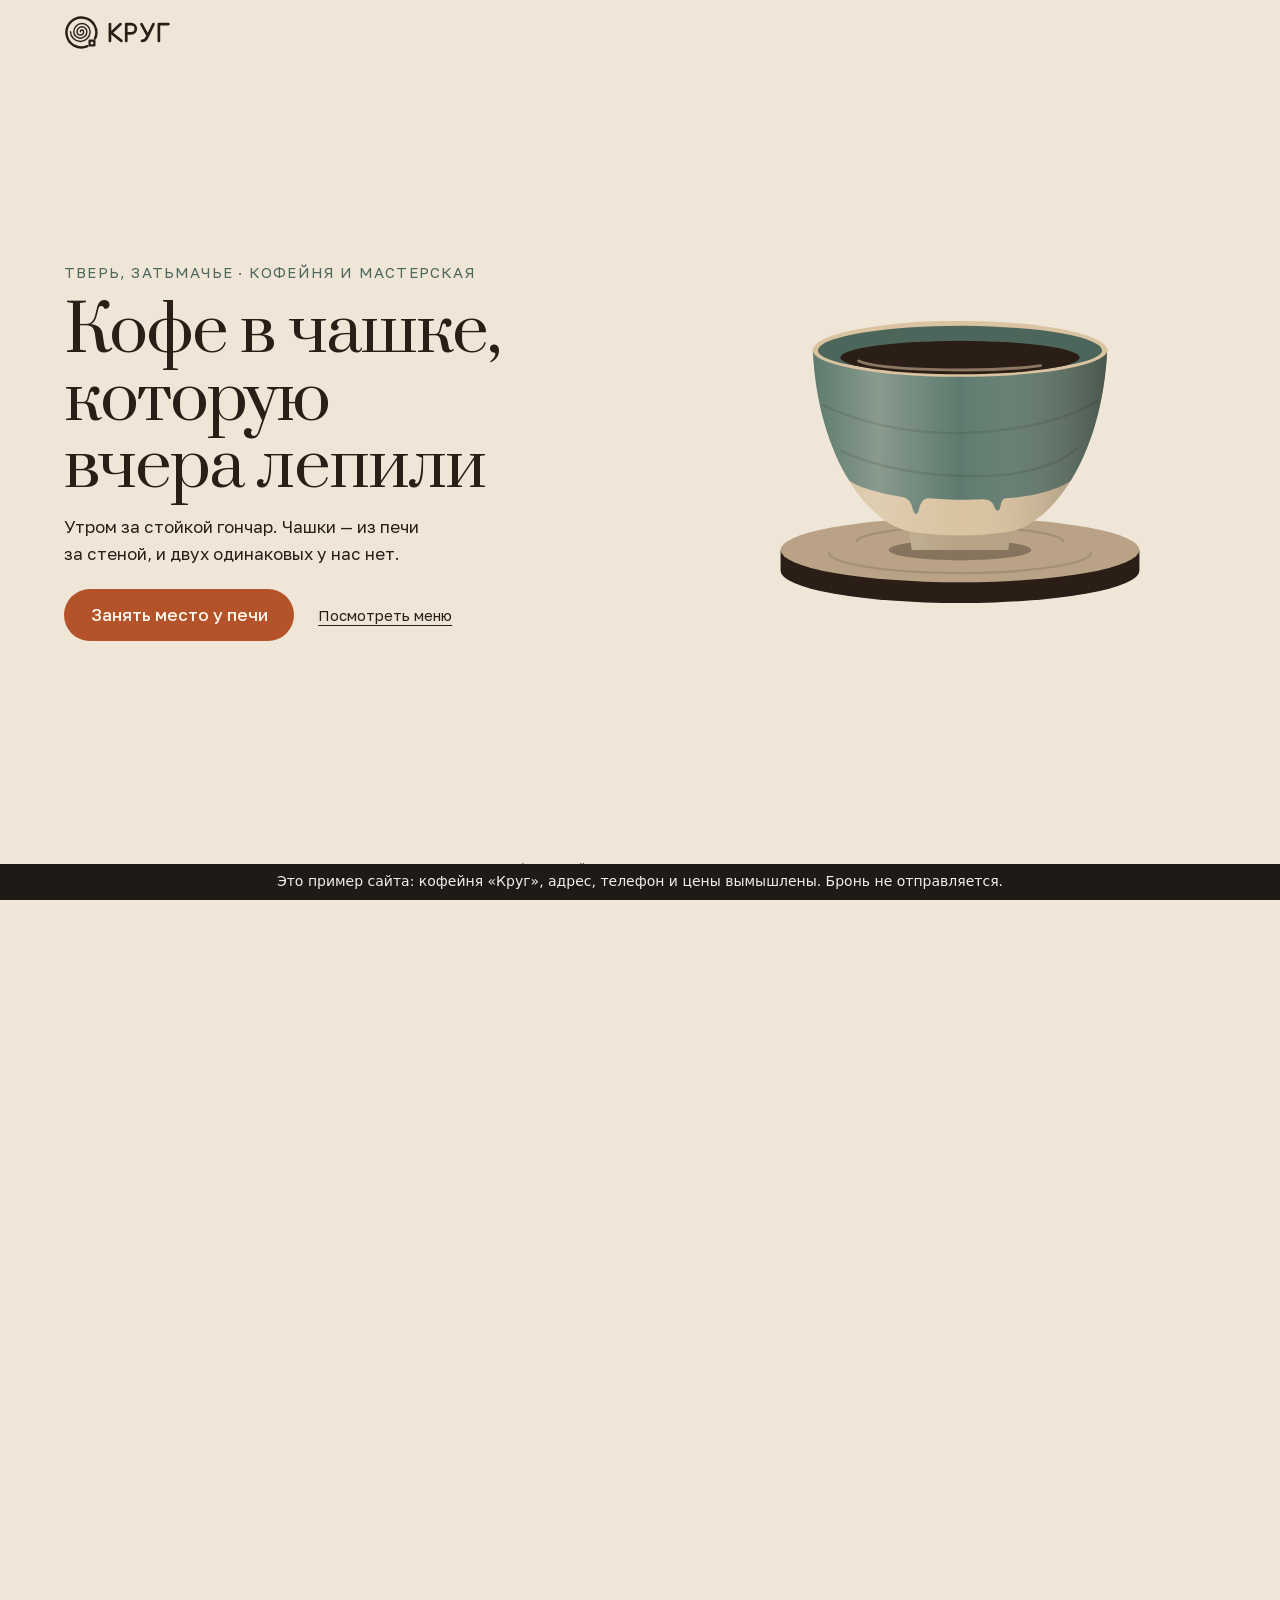
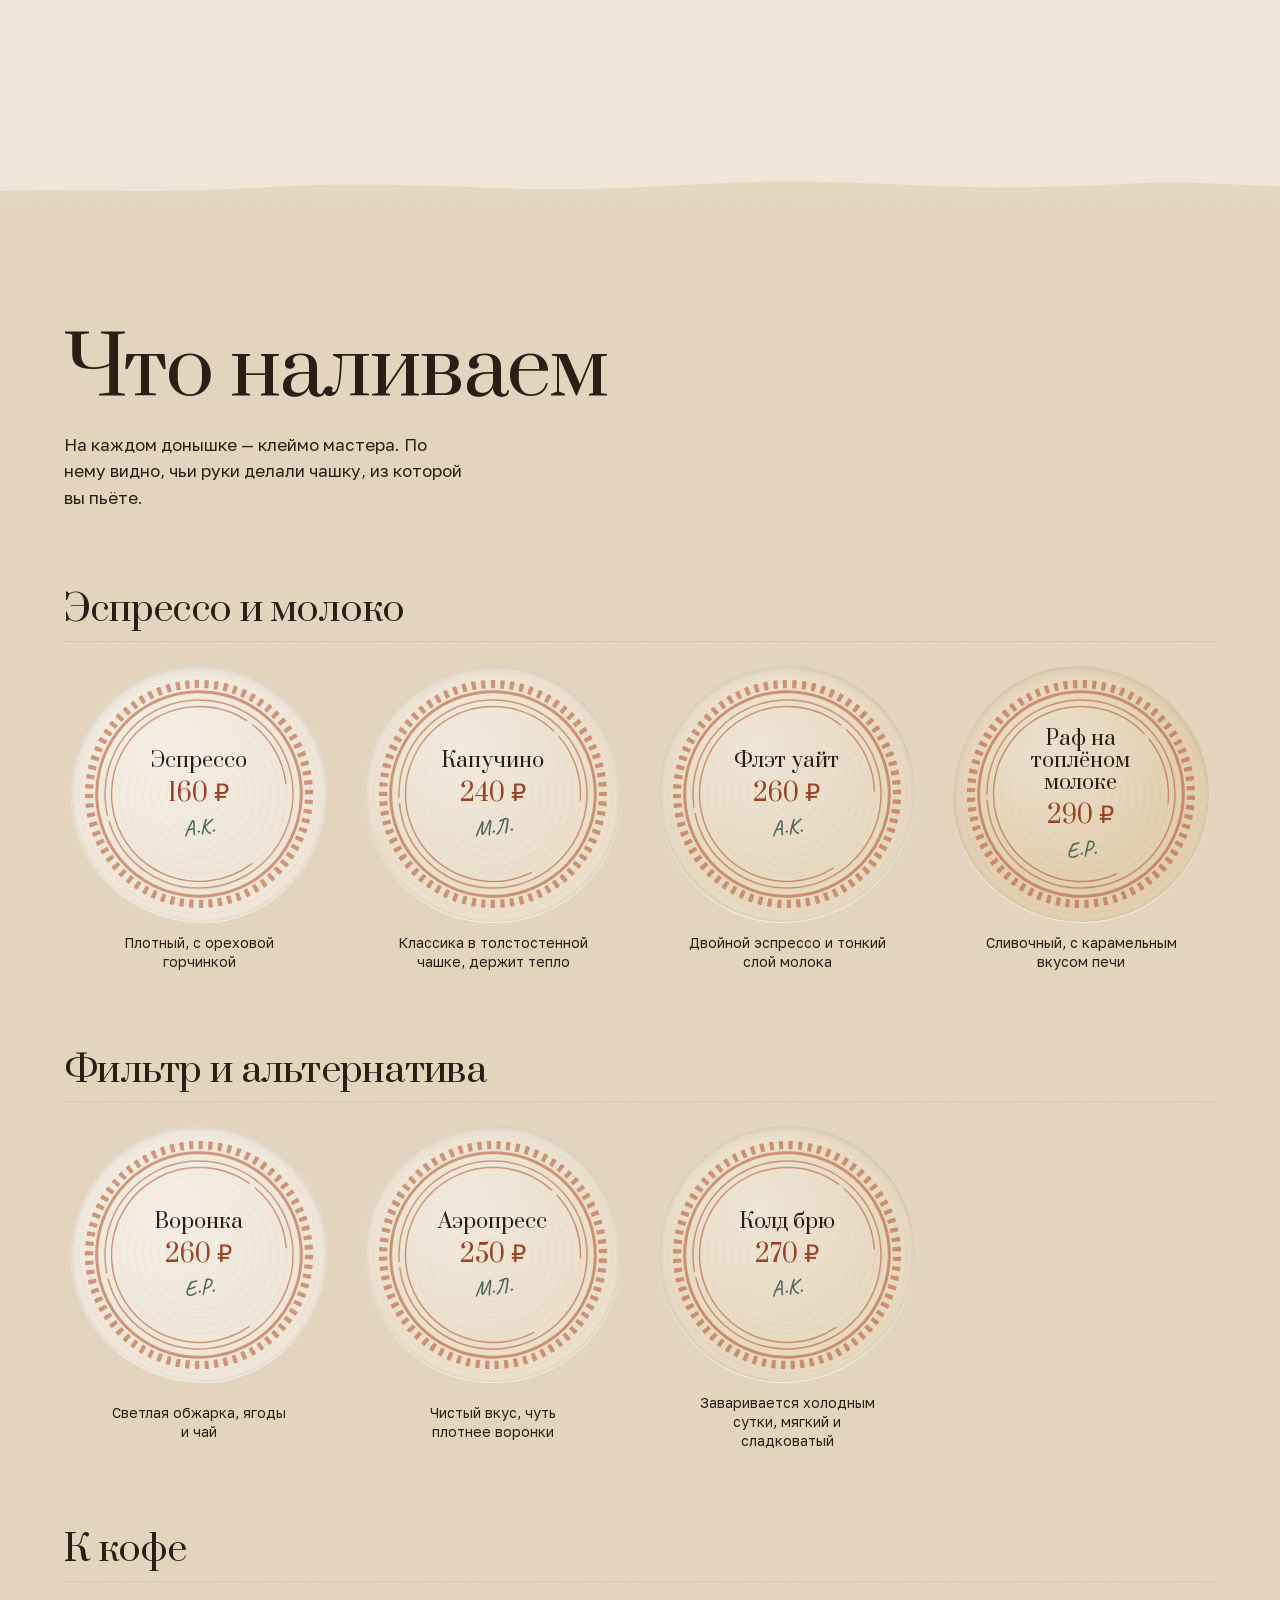
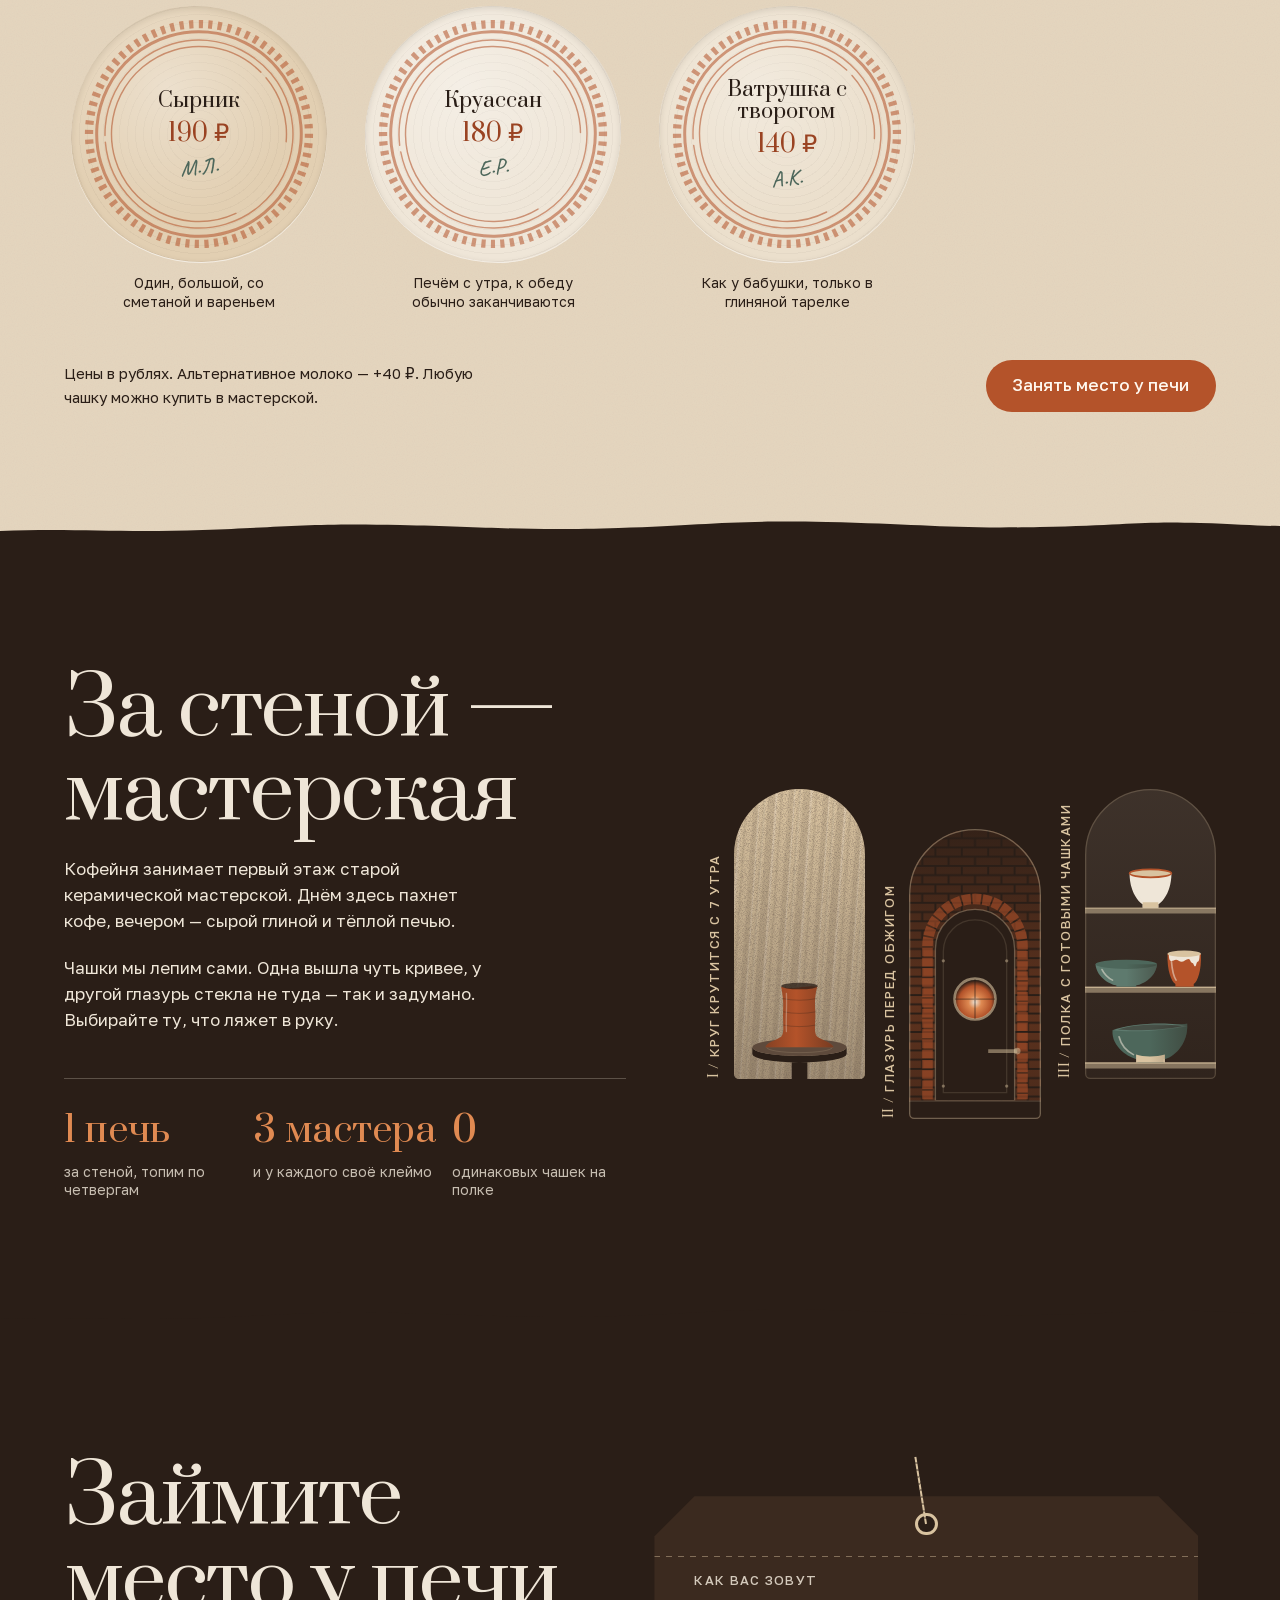
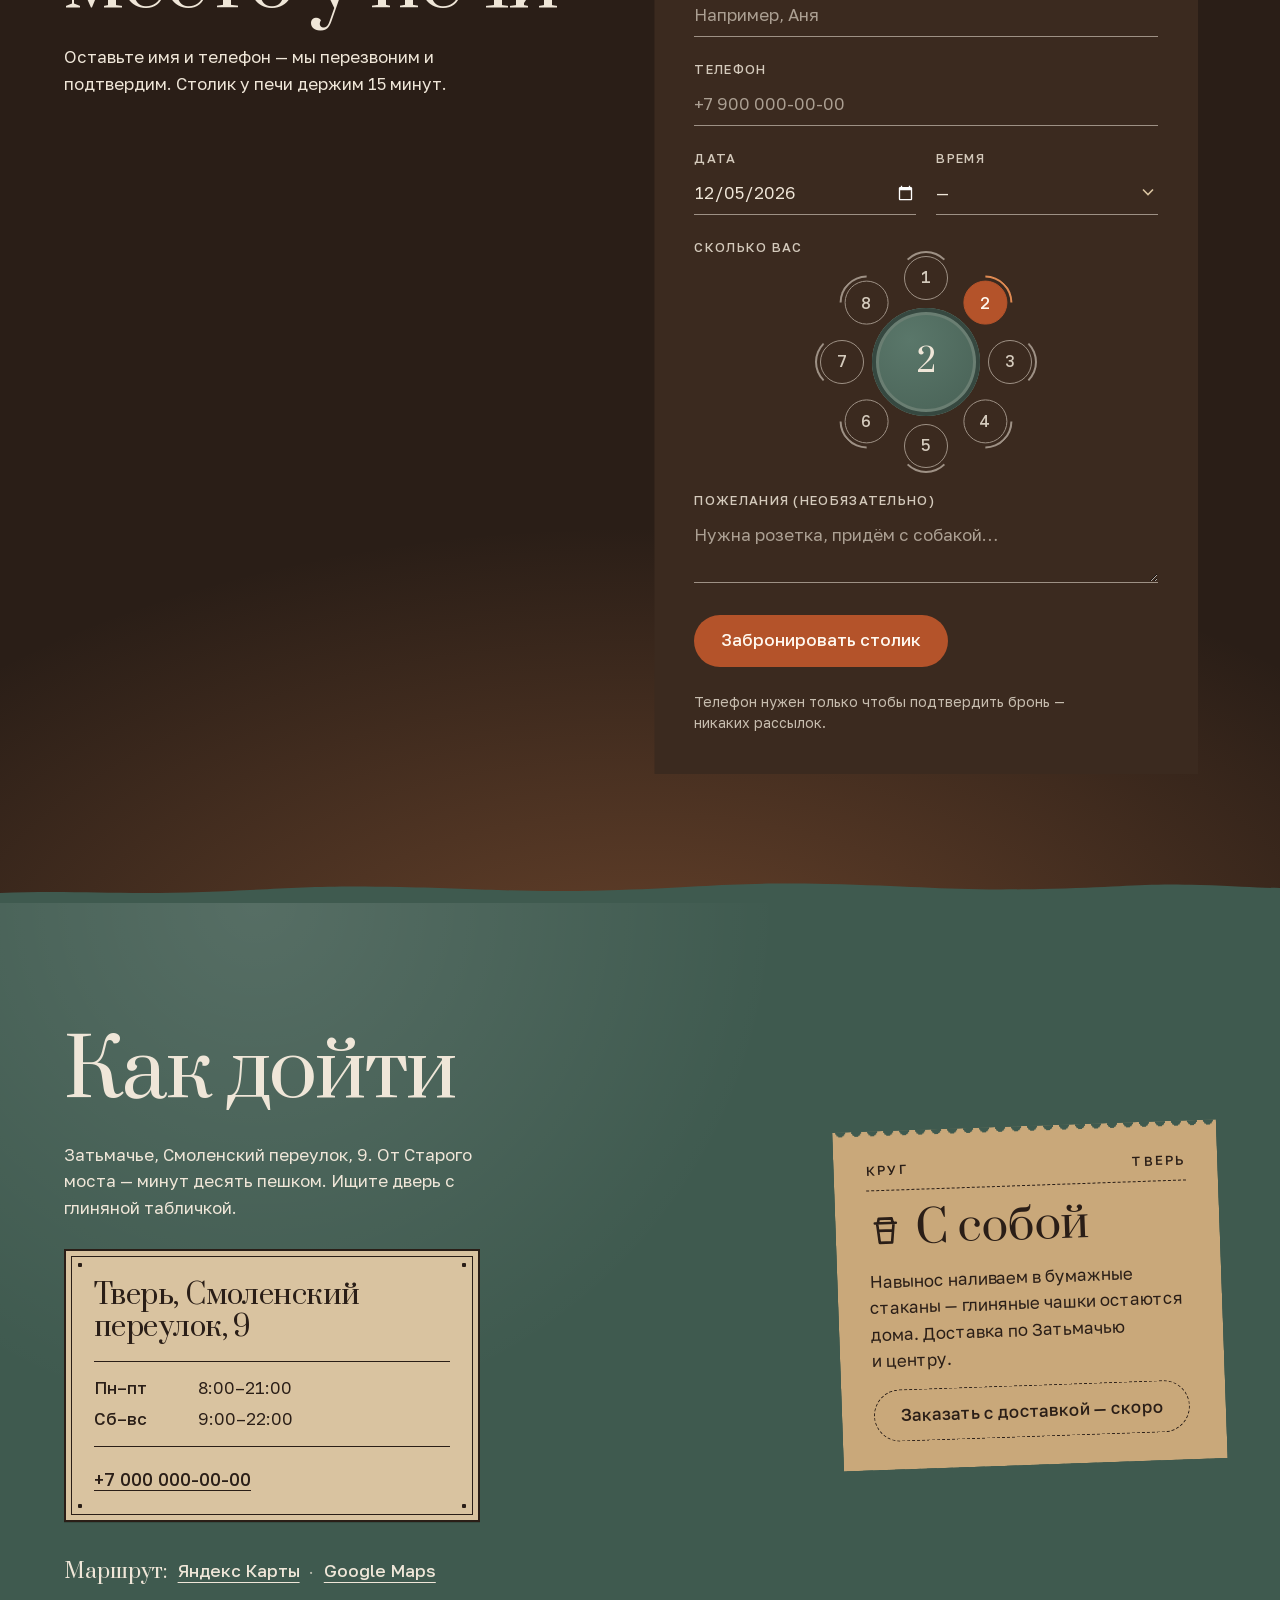
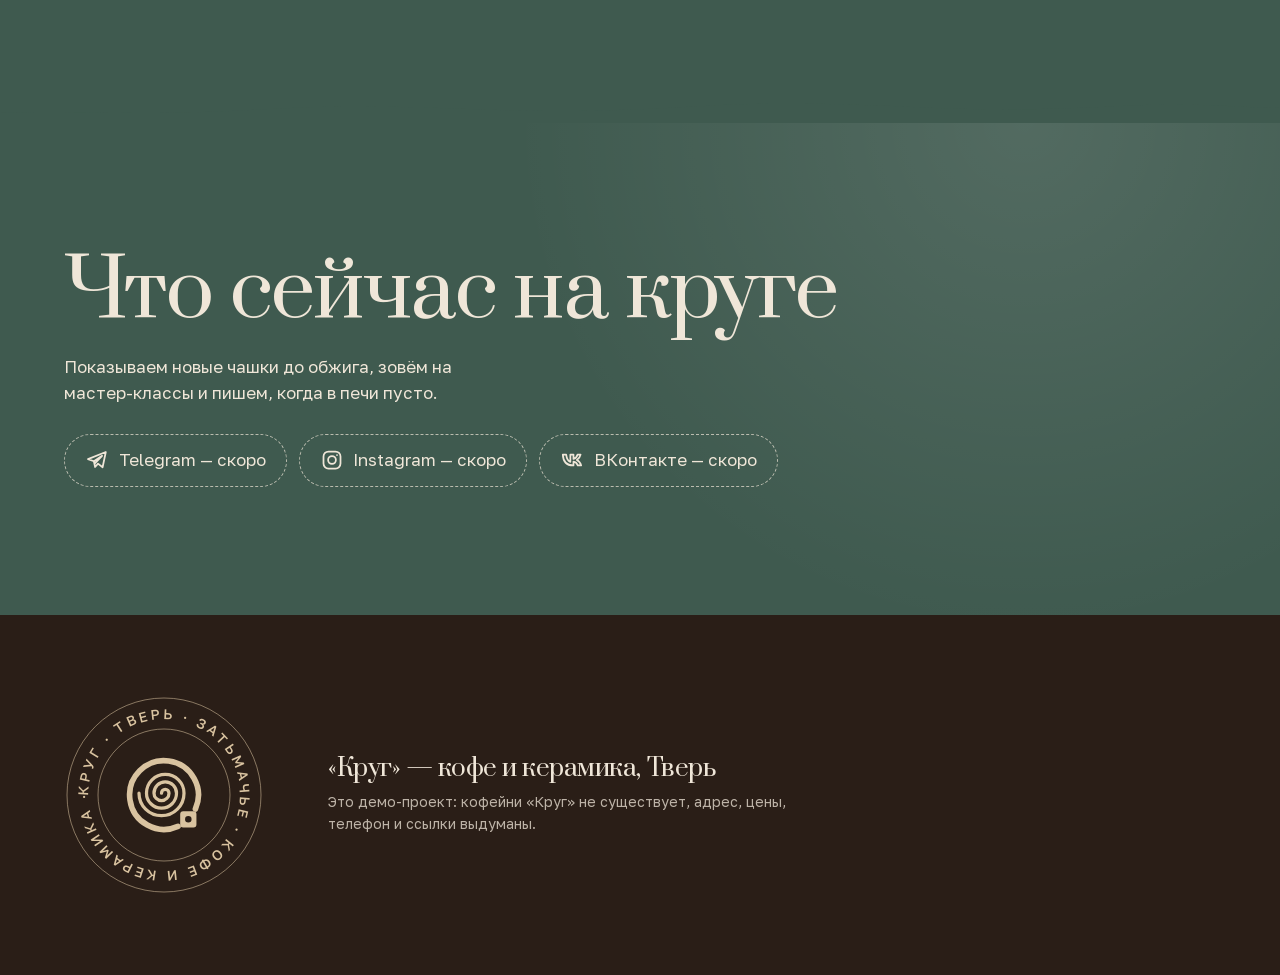
<file: index.html>
<!DOCTYPE html><html lang="ru"><head><meta charset="utf-8"><meta name="viewport" content="width=device-width, initial-scale=1"><title>«Круг» — кофейня при гончарной мастерской, Тверь</title><meta name="description" content="Кофе в чашках ручной лепки — в Затьмачье, у печи для обжига. Двух одинаковых чашек нет. Забронируйте столик или заберите кофе с собой."><link rel="canonical" href="https://example.com/"><meta name="robots" content="noindex, nofollow"><meta name="theme-color" content="#efe6d8"><link rel="icon" href="favicon.ico" sizes="32x32"><link rel="icon" href="favicon.svg" type="image/svg+xml"><link rel="apple-touch-icon" href="apple-touch-icon.png"><link rel="manifest" href="manifest.webmanifest"><meta property="og:type" content="website"><meta property="og:locale" content="ru_RU"><meta property="og:site_name" content="Круг"><meta property="og:title" content="«Круг» — кофейня при гончарной мастерской, Тверь"><meta property="og:description" content="Кофе в чашках ручной лепки — в Затьмачье, у печи для обжига. Двух одинаковых чашек нет. Забронируйте столик или заберите кофе с собой."><meta property="og:url" content="https://example.com/"><meta property="og:image" content="https://example.com/og-image.png"><meta property="og:image:type" content="image/png"><meta property="og:image:width" content="1200"><meta property="og:image:height" content="630"><meta property="og:image:alt" content="Знак кофейни «Круг» — спираль глины на гончарном круге"><meta name="twitter:card" content="summary_large_image"><meta name="twitter:title" content="«Круг» — кофейня при гончарной мастерской, Тверь"><meta name="twitter:description" content="Кофе в чашках ручной лепки — в Затьмачье, у печи для обжига. Двух одинаковых чашек нет. Забронируйте столик или заберите кофе с собой."><meta name="twitter:image" content="https://example.com/og-image.png"><style>@font-face{font-family:Prata-6838918c6212789b;src:url("assets/fonts/50a3dbe6eb167934.woff2") format("woff2");font-display:swap;unicode-range:U+0301,U+0400-045F,U+0490-0491,U+04B0-04B1,U+2116;font-weight:400;font-style:normal;}@font-face{font-family:Prata-6838918c6212789b;src:url("assets/fonts/3d700881895882bb.woff2") format("woff2");font-display:swap;unicode-range:U+0000-00FF,U+0131,U+0152-0153,U+02BB-02BC,U+02C6,U+02DA,U+02DC,U+0304,U+0308,U+0329,U+2000-206F,U+20AC,U+2122,U+2191,U+2193,U+2212,U+2215,U+FEFF,U+FFFD;font-weight:400;font-style:normal;}@font-face{font-family:"Prata-6838918c6212789b fallback: Times New Roman";src:local("Times New Roman");font-display:swap;font-weight:400;font-style:normal;size-adjust:61.5385%;ascent-override:161.3625%;descent-override:58.825%;line-gap-override:0%;}@font-face{font-family:"Prata-6838918c6212789b fallback: Times New Roman";src:local("Times New Roman");font-display:swap;font-weight:400;font-style:normal;size-adjust:61.5385%;ascent-override:161.3625%;descent-override:58.825%;line-gap-override:0%;}:root{--font-prata:Prata-6838918c6212789b,"Prata-6838918c6212789b fallback: Times New Roman","Times New Roman",serif;}</style><link rel="preload" href="assets/fonts/50a3dbe6eb167934.woff2" as="font" type="font/woff2" crossorigin><style>@font-face{font-family:"Golos Text-7996975f879c63fe";src:url("assets/fonts/ddd583b46ef3047f.woff2") format("woff2");font-display:swap;unicode-range:U+0301,U+0400-045F,U+0490-0491,U+04B0-04B1,U+2116;font-weight:400;font-style:normal;}@font-face{font-family:"Golos Text-7996975f879c63fe";src:url("assets/fonts/d911f2505890b67e.woff2") format("woff2");font-display:swap;unicode-range:U+0000-00FF,U+0131,U+0152-0153,U+02BB-02BC,U+02C6,U+02DA,U+02DC,U+0304,U+0308,U+0329,U+2000-206F,U+20AC,U+2122,U+2191,U+2193,U+2212,U+2215,U+FEFF,U+FFFD;font-weight:400;font-style:normal;}@font-face{font-family:"Golos Text-7996975f879c63fe";src:url("assets/fonts/ddd583b46ef3047f.woff2") format("woff2");font-display:swap;unicode-range:U+0301,U+0400-045F,U+0490-0491,U+04B0-04B1,U+2116;font-weight:500;font-style:normal;}@font-face{font-family:"Golos Text-7996975f879c63fe";src:url("assets/fonts/d911f2505890b67e.woff2") format("woff2");font-display:swap;unicode-range:U+0000-00FF,U+0131,U+0152-0153,U+02BB-02BC,U+02C6,U+02DA,U+02DC,U+0304,U+0308,U+0329,U+2000-206F,U+20AC,U+2122,U+2191,U+2193,U+2212,U+2215,U+FEFF,U+FFFD;font-weight:500;font-style:normal;}@font-face{font-family:"Golos Text-7996975f879c63fe fallback: Arial";src:local("Arial");font-display:swap;font-weight:400;font-style:normal;size-adjust:103.6337%;ascent-override:94.5638%;descent-override:21.2286%;line-gap-override:0%;}@font-face{font-family:"Golos Text-7996975f879c63fe fallback: Arial";src:local("Arial");font-display:swap;font-weight:400;font-style:normal;size-adjust:103.6337%;ascent-override:94.5638%;descent-override:21.2286%;line-gap-override:0%;}@font-face{font-family:"Golos Text-7996975f879c63fe fallback: Arial";src:local("Arial");font-display:swap;font-weight:500;font-style:normal;size-adjust:103.6337%;ascent-override:94.5638%;descent-override:21.2286%;line-gap-override:0%;}@font-face{font-family:"Golos Text-7996975f879c63fe fallback: Arial";src:local("Arial");font-display:swap;font-weight:500;font-style:normal;size-adjust:103.6337%;ascent-override:94.5638%;descent-override:21.2286%;line-gap-override:0%;}:root{--font-golos:"Golos Text-7996975f879c63fe","Golos Text-7996975f879c63fe fallback: Arial",system-ui,sans-serif;}</style><link rel="preload" href="assets/fonts/ddd583b46ef3047f.woff2" as="font" type="font/woff2" crossorigin><style>@font-face{font-family:Caveat-05689e811df71a4a;src:url("assets/fonts/b27a6bc9d9aab51f.woff2") format("woff2");font-display:swap;font-weight:500;font-style:normal;}:root{--font-caveat:Caveat-05689e811df71a4a,cursive;}</style><link rel="stylesheet" href="assets/Base.BoPAgCVy.css"><link rel="stylesheet" href="assets/index.D3UfDobX.css"></head><body><a class="skip-link" href="#main">Перейти к содержимому</a><div class="demo-banner" role="note">Это пример сайта: кофейня «Круг», адрес, телефон и цены вымышлены. Бронь не отправляется.</div><header class="site-header" data-header data-astro-cid-nen7h5rs><div class="container site-header-inner" data-astro-cid-nen7h5rs><a class="logo" href="#main" aria-label="Круг — наверх" data-astro-cid-nen7h5rs><span class="logo-mark" aria-hidden="true" data-astro-cid-nen7h5rs></span></a><a class="btn btn-primary header-cta" href="#booking" data-header-cta data-astro-cid-nen7h5rs>Занять место у печи</a></div></header><script type="module" src="assets/Header.astro_astro_type_script_index_0_lang.CkxHCZN5.js"></script><div class="gauge" aria-hidden="true" data-gauge data-astro-cid-quvchkzb><div class="gauge-track" data-astro-cid-quvchkzb><span class="gauge-fill" data-astro-cid-quvchkzb></span></div><p class="gauge-label" data-astro-cid-quvchkzb><span class="gauge-stage" data-gauge-stage data-astro-cid-quvchkzb>сырец</span><span class="gauge-temp" data-astro-cid-quvchkzb><span data-gauge-temp data-astro-cid-quvchkzb>20</span>°</span></p></div><script type="module" src="assets/KilnGauge.astro_astro_type_script_index_0_lang.Dmt7gbX-.js"></script><main id="main" tabindex="-1"><section class="hero" id="hero" aria-labelledby="hero-title" data-hero data-astro-cid-ge2uvauf><div class="hero-sticky" data-astro-cid-ge2uvauf><div class="hero-stage" data-pottery data-astro-cid-ge2uvauf><img class="hero-fallback" src="brand/cup-fallback.svg" alt="" width="400" height="400" fetchpriority="high" data-astro-cid-ge2uvauf></div><div class="hero-copy container" data-astro-cid-ge2uvauf><p class="hero-eyebrow" data-astro-cid-ge2uvauf>Тверь, Затьмачье · кофейня и мастерская</p><h1 id="hero-title" class="hero-title" data-astro-cid-ge2uvauf>Кофе в чашке, которую вчера лепили</h1><p class="hero-subtitle" data-astro-cid-ge2uvauf>Утром за стойкой гончар. Чашки — из печи за стеной, и двух одинаковых у нас нет.</p><div class="hero-actions" data-astro-cid-ge2uvauf><a class="btn btn-primary" href="#booking" data-hero-cta data-astro-cid-ge2uvauf>Занять место у печи</a><a class="text-link" href="#menu" data-astro-cid-ge2uvauf>Посмотреть меню</a></div></div><p class="hero-hint" aria-hidden="true" data-astro-cid-ge2uvauf><span class="icon" data-astro-cid-ge2uvauf><svg xmlns="http://www.w3.org/2000/svg" viewBox="0 0 24 24" width="24" height="24" fill="none" stroke="currentColor" stroke-width="1.75" stroke-linecap="round" stroke-linejoin="round" aria-hidden="true"><path d="M12 4.5v15m-6-6 6 6 6-6"/></svg>
</span>Листайте — глина примет форму</p></div></section><script type="module" src="assets/Hero.astro_astro_type_script_index_0_lang.DMUBPs9f.js"></script><section class="menu section texture-raw" id="menu" aria-labelledby="menu-title" data-astro-cid-xrc56gie><div class="container" data-astro-cid-xrc56gie><h2 id="menu-title" class="section-title" data-astro-cid-xrc56gie>Что наливаем</h2><p class="menu-intro" data-astro-cid-xrc56gie>На каждом донышке — клеймо мастера. По нему видно, чьи руки делали чашку, из которой вы пьёте.</p><div class="menu-group" data-astro-cid-xrc56gie><h3 class="menu-group-title" data-astro-cid-xrc56gie>Эспрессо и молоко</h3><ul class="menu-list" role="list" data-astro-cid-xrc56gie><li class="dish" style="--tilt: -7deg; --tone: #efe6d8; --shape: 49% 51% 48% 52% / 51% 48% 52% 49%;" data-astro-cid-xrc56gie><div class="stamp" data-astro-cid-xrc56gie><span class="stamp-ring" aria-hidden="true" data-astro-cid-xrc56gie></span><div class="stamp-body" data-astro-cid-xrc56gie><h4 class="stamp-name" data-astro-cid-xrc56gie>Эспрессо</h4><p class="stamp-price" data-astro-cid-xrc56gie>160&nbsp;₽</p><p class="stamp-master" data-astro-cid-xrc56gie><span class="visually-hidden" data-astro-cid-xrc56gie>Клеймо мастера: </span>А.К.</p></div></div><p class="dish-desc" data-astro-cid-xrc56gie>Плотный, с ореховой горчинкой</p></li><li class="dish" style="--tilt: 4deg; --tone: #ebdfcc; --shape: 52% 48% 50% 50% / 48% 52% 49% 51%;" data-astro-cid-xrc56gie><div class="stamp" data-astro-cid-xrc56gie><span class="stamp-ring" aria-hidden="true" data-astro-cid-xrc56gie></span><div class="stamp-body" data-astro-cid-xrc56gie><h4 class="stamp-name" data-astro-cid-xrc56gie>Капучино</h4><p class="stamp-price" data-astro-cid-xrc56gie>240&nbsp;₽</p><p class="stamp-master" data-astro-cid-xrc56gie><span class="visually-hidden" data-astro-cid-xrc56gie>Клеймо мастера: </span>М.Л.</p></div></div><p class="dish-desc" data-astro-cid-xrc56gie>Классика в толстостенной чашке, держит тепло</p></li><li class="dish" style="--tilt: -2deg; --tone: #e7d8c1; --shape: 50% 50% 52% 48% / 50% 49% 51% 50%;" data-astro-cid-xrc56gie><div class="stamp" data-astro-cid-xrc56gie><span class="stamp-ring" aria-hidden="true" data-astro-cid-xrc56gie></span><div class="stamp-body" data-astro-cid-xrc56gie><h4 class="stamp-name" data-astro-cid-xrc56gie>Флэт уайт</h4><p class="stamp-price" data-astro-cid-xrc56gie>260&nbsp;₽</p><p class="stamp-master" data-astro-cid-xrc56gie><span class="visually-hidden" data-astro-cid-xrc56gie>Клеймо мастера: </span>А.К.</p></div></div><p class="dish-desc" data-astro-cid-xrc56gie>Двойной эспрессо и тонкий слой молока</p></li><li class="dish" style="--tilt: 6deg; --tone: #e2cfb2; --shape: 48% 52% 49% 51% / 52% 50% 50% 48%;" data-astro-cid-xrc56gie><div class="stamp" data-astro-cid-xrc56gie><span class="stamp-ring" aria-hidden="true" data-astro-cid-xrc56gie></span><div class="stamp-body" data-astro-cid-xrc56gie><h4 class="stamp-name" data-astro-cid-xrc56gie>Раф на топлёном молоке</h4><p class="stamp-price" data-astro-cid-xrc56gie>290&nbsp;₽</p><p class="stamp-master" data-astro-cid-xrc56gie><span class="visually-hidden" data-astro-cid-xrc56gie>Клеймо мастера: </span>Е.Р.</p></div></div><p class="dish-desc" data-astro-cid-xrc56gie>Сливочный, с карамельным вкусом печи</p></li></ul></div><div class="menu-group" data-astro-cid-xrc56gie><h3 class="menu-group-title" data-astro-cid-xrc56gie>Фильтр и альтернатива</h3><ul class="menu-list" role="list" data-astro-cid-xrc56gie><li class="dish" style="--tilt: -5deg; --tone: #efe6d8; --shape: 49% 51% 48% 52% / 51% 48% 52% 49%;" data-astro-cid-xrc56gie><div class="stamp" data-astro-cid-xrc56gie><span class="stamp-ring" aria-hidden="true" data-astro-cid-xrc56gie></span><div class="stamp-body" data-astro-cid-xrc56gie><h4 class="stamp-name" data-astro-cid-xrc56gie>Воронка</h4><p class="stamp-price" data-astro-cid-xrc56gie>260&nbsp;₽</p><p class="stamp-master" data-astro-cid-xrc56gie><span class="visually-hidden" data-astro-cid-xrc56gie>Клеймо мастера: </span>Е.Р.</p></div></div><p class="dish-desc" data-astro-cid-xrc56gie>Светлая обжарка, ягоды и чай</p></li><li class="dish" style="--tilt: 2deg; --tone: #ebdfcc; --shape: 52% 48% 50% 50% / 48% 52% 49% 51%;" data-astro-cid-xrc56gie><div class="stamp" data-astro-cid-xrc56gie><span class="stamp-ring" aria-hidden="true" data-astro-cid-xrc56gie></span><div class="stamp-body" data-astro-cid-xrc56gie><h4 class="stamp-name" data-astro-cid-xrc56gie>Аэропресс</h4><p class="stamp-price" data-astro-cid-xrc56gie>250&nbsp;₽</p><p class="stamp-master" data-astro-cid-xrc56gie><span class="visually-hidden" data-astro-cid-xrc56gie>Клеймо мастера: </span>М.Л.</p></div></div><p class="dish-desc" data-astro-cid-xrc56gie>Чистый вкус, чуть плотнее воронки</p></li><li class="dish" style="--tilt: -4deg; --tone: #e7d8c1; --shape: 50% 50% 52% 48% / 50% 49% 51% 50%;" data-astro-cid-xrc56gie><div class="stamp" data-astro-cid-xrc56gie><span class="stamp-ring" aria-hidden="true" data-astro-cid-xrc56gie></span><div class="stamp-body" data-astro-cid-xrc56gie><h4 class="stamp-name" data-astro-cid-xrc56gie>Колд брю</h4><p class="stamp-price" data-astro-cid-xrc56gie>270&nbsp;₽</p><p class="stamp-master" data-astro-cid-xrc56gie><span class="visually-hidden" data-astro-cid-xrc56gie>Клеймо мастера: </span>А.К.</p></div></div><p class="dish-desc" data-astro-cid-xrc56gie>Заваривается холодным сутки, мягкий и сладковатый</p></li></ul></div><div class="menu-group" data-astro-cid-xrc56gie><h3 class="menu-group-title" data-astro-cid-xrc56gie>К кофе</h3><ul class="menu-list" role="list" data-astro-cid-xrc56gie><li class="dish" style="--tilt: 5deg; --tone: #e2cfb2; --shape: 48% 52% 49% 51% / 52% 50% 50% 48%;" data-astro-cid-xrc56gie><div class="stamp" data-astro-cid-xrc56gie><span class="stamp-ring" aria-hidden="true" data-astro-cid-xrc56gie></span><div class="stamp-body" data-astro-cid-xrc56gie><h4 class="stamp-name" data-astro-cid-xrc56gie>Сырник</h4><p class="stamp-price" data-astro-cid-xrc56gie>190&nbsp;₽</p><p class="stamp-master" data-astro-cid-xrc56gie><span class="visually-hidden" data-astro-cid-xrc56gie>Клеймо мастера: </span>М.Л.</p></div></div><p class="dish-desc" data-astro-cid-xrc56gie>Один, большой, со сметаной и вареньем</p></li><li class="dish" style="--tilt: -1deg; --tone: #efe6d8; --shape: 49% 51% 48% 52% / 51% 48% 52% 49%;" data-astro-cid-xrc56gie><div class="stamp" data-astro-cid-xrc56gie><span class="stamp-ring" aria-hidden="true" data-astro-cid-xrc56gie></span><div class="stamp-body" data-astro-cid-xrc56gie><h4 class="stamp-name" data-astro-cid-xrc56gie>Круассан</h4><p class="stamp-price" data-astro-cid-xrc56gie>180&nbsp;₽</p><p class="stamp-master" data-astro-cid-xrc56gie><span class="visually-hidden" data-astro-cid-xrc56gie>Клеймо мастера: </span>Е.Р.</p></div></div><p class="dish-desc" data-astro-cid-xrc56gie>Печём с утра, к обеду обычно заканчиваются</p></li><li class="dish" style="--tilt: 3deg; --tone: #ebdfcc; --shape: 52% 48% 50% 50% / 48% 52% 49% 51%;" data-astro-cid-xrc56gie><div class="stamp" data-astro-cid-xrc56gie><span class="stamp-ring" aria-hidden="true" data-astro-cid-xrc56gie></span><div class="stamp-body" data-astro-cid-xrc56gie><h4 class="stamp-name" data-astro-cid-xrc56gie>Ватрушка с творогом</h4><p class="stamp-price" data-astro-cid-xrc56gie>140&nbsp;₽</p><p class="stamp-master" data-astro-cid-xrc56gie><span class="visually-hidden" data-astro-cid-xrc56gie>Клеймо мастера: </span>А.К.</p></div></div><p class="dish-desc" data-astro-cid-xrc56gie>Как у бабушки, только в глиняной тарелке</p></li></ul></div><div class="menu-footer" data-astro-cid-xrc56gie><p class="menu-note" data-astro-cid-xrc56gie>Цены в рублях. Альтернативное молоко — +40 ₽. Любую чашку можно купить в мастерской.</p><a class="btn btn-primary" href="#booking" data-astro-cid-xrc56gie>Занять место у печи</a></div></div></section><section class="workshop section on-dark" id="workshop" aria-labelledby="workshop-title" data-astro-cid-dsvxq6ap><div class="container workshop-grid" data-astro-cid-dsvxq6ap><div class="workshop-text" data-astro-cid-dsvxq6ap><h2 id="workshop-title" class="section-title" data-astro-cid-dsvxq6ap>За стеной — мастерская</h2><p data-astro-cid-dsvxq6ap>Кофейня занимает первый этаж старой керамической мастерской. Днём здесь пахнет кофе, вечером — сырой глиной и тёплой печью.</p><p data-astro-cid-dsvxq6ap>Чашки мы лепим сами. Одна вышла чуть кривее, у другой глазурь стекла не туда — так и задумано. Выбирайте ту, что ляжет в руку.</p><dl class="facts" data-astro-cid-dsvxq6ap><div class="fact" data-astro-cid-dsvxq6ap><dt data-astro-cid-dsvxq6ap>1 печь</dt><dd data-astro-cid-dsvxq6ap>за стеной, топим по четвергам</dd></div><div class="fact" data-astro-cid-dsvxq6ap><dt data-astro-cid-dsvxq6ap>3 мастера</dt><dd data-astro-cid-dsvxq6ap>и у каждого своё клеймо</dd></div><div class="fact" data-astro-cid-dsvxq6ap><dt data-astro-cid-dsvxq6ap>0</dt><dd data-astro-cid-dsvxq6ap>одинаковых чашек на полке</dd></div></dl></div><ul class="plates" role="list" data-astro-cid-dsvxq6ap><li class="plate plate-raw" data-astro-cid-dsvxq6ap><figure data-astro-cid-dsvxq6ap><img src="brand/plates/raw.svg" alt="" width="200" height="440" loading="lazy" decoding="async" data-astro-cid-dsvxq6ap><figcaption class="plate-caption" data-astro-cid-dsvxq6ap><span class="plate-num" data-astro-cid-dsvxq6ap>I</span>Круг крутится с 7 утра</figcaption></figure></li><li class="plate plate-kiln" data-astro-cid-dsvxq6ap><figure data-astro-cid-dsvxq6ap><img src="brand/plates/kiln.svg" alt="" width="200" height="440" loading="lazy" decoding="async" data-astro-cid-dsvxq6ap><figcaption class="plate-caption" data-astro-cid-dsvxq6ap><span class="plate-num" data-astro-cid-dsvxq6ap>II</span>Глазурь перед обжигом</figcaption></figure></li><li class="plate plate-glazed" data-astro-cid-dsvxq6ap><figure data-astro-cid-dsvxq6ap><img src="brand/plates/glazed.svg" alt="" width="200" height="440" loading="lazy" decoding="async" data-astro-cid-dsvxq6ap><figcaption class="plate-caption" data-astro-cid-dsvxq6ap><span class="plate-num" data-astro-cid-dsvxq6ap>III</span>Полка с готовыми чашками</figcaption></figure></li></ul></div></section><section class="booking section on-dark" id="booking" aria-labelledby="booking-title" data-astro-cid-5n25xmrl><div class="container booking-grid" data-astro-cid-5n25xmrl><div class="booking-head" data-astro-cid-5n25xmrl><h2 id="booking-title" class="section-title" data-astro-cid-5n25xmrl>Займите место у печи</h2><p data-astro-cid-5n25xmrl>Оставьте имя и телефон — мы перезвоним и подтвердим. Столик у печи держим 15 минут.</p></div><div class="booking-body" data-astro-cid-5n25xmrl><form class="booking-form" method="post" novalidate data-booking data-errors="{&quot;name&quot;:&quot;Напишите, как к вам обращаться — хватит имени.&quot;,&quot;phoneEmpty&quot;:&quot;Оставьте телефон — по нему мы подтвердим бронь.&quot;,&quot;phone&quot;:&quot;Похоже, в номере не хватает цифр. Проверьте его — по нему мы подтвердим бронь.&quot;,&quot;date&quot;:&quot;Выберите день не раньше сегодняшнего.&quot;,&quot;timeEmpty&quot;:&quot;Выберите время.&quot;,&quot;timePast&quot;:&quot;Это время уже прошло — выберите другое.&quot;,&quot;guests&quot;:&quot;Укажите число гостей от 1 до 8. Если вас больше — позвоните, что-нибудь придумаем.&quot;,&quot;generic&quot;:&quot;Не получилось отправить бронь. Проверьте интернет и попробуйте ещё раз или позвоните нам.&quot;}" data-no-slots="На этот день мест уже нет" data-sending="Отправляем…" data-astro-cid-5n25xmrl><div class="field" data-astro-cid-5n25xmrl><label for="bk-name" data-astro-cid-5n25xmrl>Как вас зовут</label><input id="bk-name" name="name" type="text" autocomplete="given-name" placeholder="Например, Аня" required maxlength="60" data-astro-cid-5n25xmrl><p class="field-error" id="bk-name-error" hidden data-astro-cid-5n25xmrl></p></div><div class="field" data-astro-cid-5n25xmrl><label for="bk-phone" data-astro-cid-5n25xmrl>Телефон</label><input id="bk-phone" name="phone" type="tel" inputmode="tel" autocomplete="tel" placeholder="+7 900 000-00-00" required maxlength="20" data-astro-cid-5n25xmrl><p class="field-error" id="bk-phone-error" hidden data-astro-cid-5n25xmrl></p></div><div class="field-row" data-astro-cid-5n25xmrl><div class="field" data-astro-cid-5n25xmrl><label for="bk-date" data-astro-cid-5n25xmrl>Дата</label><input id="bk-date" name="date" type="date" required data-astro-cid-5n25xmrl><p class="field-error" id="bk-date-error" hidden data-astro-cid-5n25xmrl></p></div><div class="field" data-astro-cid-5n25xmrl><label for="bk-time" data-astro-cid-5n25xmrl>Время</label><select id="bk-time" name="time" required aria-invalid="false" data-astro-cid-5n25xmrl><option value="" data-astro-cid-5n25xmrl>—</option></select><p class="field-error" id="bk-time-error" hidden data-astro-cid-5n25xmrl></p></div></div><fieldset class="field guests" data-astro-cid-5n25xmrl><legend data-astro-cid-5n25xmrl>Сколько вас</legend><div class="guests-options" data-astro-cid-5n25xmrl><span class="guests-table" aria-hidden="true" data-astro-cid-5n25xmrl><span data-table-count data-astro-cid-5n25xmrl>2</span></span><label class="guest" style="--i: 0" data-astro-cid-5n25xmrl><input type="radio" name="guests" value="1" data-astro-cid-5n25xmrl><span data-astro-cid-5n25xmrl>1</span></label><label class="guest" style="--i: 1" data-astro-cid-5n25xmrl><input type="radio" name="guests" value="2" checked data-astro-cid-5n25xmrl><span data-astro-cid-5n25xmrl>2</span></label><label class="guest" style="--i: 2" data-astro-cid-5n25xmrl><input type="radio" name="guests" value="3" data-astro-cid-5n25xmrl><span data-astro-cid-5n25xmrl>3</span></label><label class="guest" style="--i: 3" data-astro-cid-5n25xmrl><input type="radio" name="guests" value="4" data-astro-cid-5n25xmrl><span data-astro-cid-5n25xmrl>4</span></label><label class="guest" style="--i: 4" data-astro-cid-5n25xmrl><input type="radio" name="guests" value="5" data-astro-cid-5n25xmrl><span data-astro-cid-5n25xmrl>5</span></label><label class="guest" style="--i: 5" data-astro-cid-5n25xmrl><input type="radio" name="guests" value="6" data-astro-cid-5n25xmrl><span data-astro-cid-5n25xmrl>6</span></label><label class="guest" style="--i: 6" data-astro-cid-5n25xmrl><input type="radio" name="guests" value="7" data-astro-cid-5n25xmrl><span data-astro-cid-5n25xmrl>7</span></label><label class="guest" style="--i: 7" data-astro-cid-5n25xmrl><input type="radio" name="guests" value="8" data-astro-cid-5n25xmrl><span data-astro-cid-5n25xmrl>8</span></label></div><p class="field-error" id="bk-guests-error" hidden data-astro-cid-5n25xmrl></p></fieldset><div class="field" data-astro-cid-5n25xmrl><label for="bk-comment" data-astro-cid-5n25xmrl>Пожелания (необязательно)</label><textarea id="bk-comment" name="comment" rows="2" maxlength="300" placeholder="Нужна розетка, придём с собакой…" data-astro-cid-5n25xmrl></textarea></div><button class="btn btn-primary booking-submit" type="submit" data-astro-cid-5n25xmrl>Забронировать столик</button><p class="booking-privacy" data-astro-cid-5n25xmrl>Телефон нужен только чтобы подтвердить бронь — никаких рассылок.</p><p class="field-error form-error" role="alert" hidden data-astro-cid-5n25xmrl>Не получилось отправить бронь. Проверьте интернет и попробуйте ещё раз или позвоните нам.</p><p class="visually-hidden" aria-live="polite" data-status data-astro-cid-5n25xmrl></p></form><div class="booking-success" tabindex="-1" role="region" aria-labelledby="bk-success-title" hidden data-success data-astro-cid-5n25xmrl><div class="stamp" data-astro-cid-5n25xmrl><h3 id="bk-success-title" data-astro-cid-5n25xmrl>Место за вами</h3><p class="booking-summary" data-summary data-astro-cid-5n25xmrl></p></div><p class="booking-success-text" data-astro-cid-5n25xmrl>Это пример сайта — заявка никуда не отправлена, перезванивать никто не будет.</p><button class="btn btn-ghost" type="button" data-again data-astro-cid-5n25xmrl>Забронировать ещё</button></div></div></div></section><script type="module" src="assets/Booking.astro_astro_type_script_index_0_lang.B9CbCxfi.js"></script><script type="module" src="assets/Booking.astro_astro_type_script_index_1_lang.CIlF6-3p.js"></script><section class="visit section on-dark" id="visit" aria-labelledby="visit-title" data-astro-cid-hphvozhs><div class="container visit-grid" data-astro-cid-hphvozhs><div class="visit-main" data-astro-cid-hphvozhs><h2 id="visit-title" class="section-title" data-astro-cid-hphvozhs>Как дойти</h2><p class="visit-text" data-astro-cid-hphvozhs>Затьмачье, Смоленский переулок, 9. От Старого моста — минут десять пешком. Ищите дверь с глиняной табличкой.</p><!-- Та самая глиняная табличка с двери --><div class="plate" data-astro-cid-hphvozhs><p class="plate-address" data-astro-cid-hphvozhs>Тверь, Смоленский переулок, 9</p><dl class="plate-hours" data-astro-cid-hphvozhs><div class="plate-row" data-astro-cid-hphvozhs><dt data-astro-cid-hphvozhs>Пн–пт</dt><dd data-astro-cid-hphvozhs>8:00–21:00</dd></div><div class="plate-row" data-astro-cid-hphvozhs><dt data-astro-cid-hphvozhs>Сб–вс</dt><dd data-astro-cid-hphvozhs>9:00–22:00</dd></div></dl><a class="plate-phone" href="tel:+70000000000" data-astro-cid-hphvozhs>+7 000 000-00-00</a></div><p class="route" data-astro-cid-hphvozhs><span class="route-label" data-astro-cid-hphvozhs>Маршрут:</span><a href="https://yandex.ru/maps/?text=%D0%A2%D0%B2%D0%B5%D1%80%D1%8C%2C%20%D0%A1%D0%BC%D0%BE%D0%BB%D0%B5%D0%BD%D1%81%D0%BA%D0%B8%D0%B9%20%D0%BF%D0%B5%D1%80%D0%B5%D1%83%D0%BB%D0%BE%D0%BA%2C%209" target="_blank" rel="noopener noreferrer" data-astro-cid-hphvozhs>Яндекс Карты<span class="visually-hidden" data-astro-cid-hphvozhs> (откроется в новой вкладке)</span></a><span class="route-sep" aria-hidden="true" data-astro-cid-hphvozhs>·</span><a href="https://www.google.com/maps/search/?api=1&amp;query=%D0%A2%D0%B2%D0%B5%D1%80%D1%8C%2C%20%D0%A1%D0%BC%D0%BE%D0%BB%D0%B5%D0%BD%D1%81%D0%BA%D0%B8%D0%B9%20%D0%BF%D0%B5%D1%80%D0%B5%D1%83%D0%BB%D0%BE%D0%BA%2C%209" target="_blank" rel="noopener noreferrer" data-astro-cid-hphvozhs>Google Maps<span class="visually-hidden" data-astro-cid-hphvozhs> (откроется в новой вкладке)</span></a></p></div><!-- Этикетка бумажного стакана навынос --><aside class="takeaway" aria-labelledby="takeaway-title" data-astro-cid-hphvozhs><p class="takeaway-brand" aria-hidden="true" data-astro-cid-hphvozhs><span data-astro-cid-hphvozhs>Круг</span><span data-astro-cid-hphvozhs>Тверь</span></p><div class="takeaway-head" data-astro-cid-hphvozhs><span class="icon takeaway-icon" aria-hidden="true" data-astro-cid-hphvozhs><svg xmlns="http://www.w3.org/2000/svg" viewBox="0 0 24 24" width="24" height="24" fill="none" stroke="currentColor" stroke-width="1.75" stroke-linecap="round" stroke-linejoin="round" aria-hidden="true"><path d="M5 7.5h14M7 7.5l.7-3h8.6l.7 3M6.5 7.5l1.4 13h8.2l1.4-13M7 12.5h10"/></svg>
</span><h3 id="takeaway-title" data-astro-cid-hphvozhs>С собой</h3></div><p class="takeaway-text" data-astro-cid-hphvozhs>Навынос наливаем в бумажные стаканы — глиняные чашки остаются дома. Доставка по Затьмачью и центру.</p><p class="btn btn-ghost takeaway-btn is-soon" data-astro-cid-hphvozhs>Заказать с доставкой — скоро</p></aside></div></section><section class="social section on-color" id="social" aria-labelledby="social-title" data-astro-cid-fvhemjle><div class="container social-inner" data-astro-cid-fvhemjle><h2 id="social-title" class="section-title" data-astro-cid-fvhemjle>Что сейчас на круге</h2><p data-astro-cid-fvhemjle>Показываем новые чашки до обжига, зовём на мастер-классы и пишем, когда в печи пусто.</p><ul class="social-links" role="list" data-astro-cid-fvhemjle><li data-astro-cid-fvhemjle><span class="social-link is-soon" data-astro-cid-fvhemjle><span class="icon" aria-hidden="true" data-astro-cid-fvhemjle><svg xmlns="http://www.w3.org/2000/svg" viewBox="0 0 24 24" width="24" height="24" fill="none" stroke="currentColor" stroke-width="1.75" stroke-linecap="round" stroke-linejoin="round" aria-hidden="true"><path d="M20.8 4 3 11.1l5.9 2.2 1.2 5.7 2.9-3.4 4.6 3.6z"/><path d="m8.9 13.3 8.2-5.5-7 7.4"/></svg>
</span>Telegram — скоро</span></li><li data-astro-cid-fvhemjle><span class="social-link is-soon" data-astro-cid-fvhemjle><span class="icon" aria-hidden="true" data-astro-cid-fvhemjle><svg xmlns="http://www.w3.org/2000/svg" viewBox="0 0 24 24" width="24" height="24" fill="none" stroke="currentColor" stroke-width="1.75" stroke-linecap="round" stroke-linejoin="round" aria-hidden="true"><rect x="3.5" y="3.5" width="17" height="17" rx="5"/><circle cx="12" cy="12" r="3.9"/><path d="M17 7h.01"/></svg>
</span>Instagram — скоро</span></li><li data-astro-cid-fvhemjle><span class="social-link is-soon" data-astro-cid-fvhemjle><span class="icon" aria-hidden="true" data-astro-cid-fvhemjle><svg xmlns="http://www.w3.org/2000/svg" viewBox="0 0 24 24" width="24" height="24" fill="none" stroke="currentColor" stroke-width="1.75" stroke-linecap="round" stroke-linejoin="round" aria-hidden="true"><path d="M2.8 6.6H6.16C6.76 10.92 8.68 13.32 10.36 13.8V6.6H13.48V10.92C15.16 10.68 16.96 8.64 17.56 6.6H20.56C20.08 9.12 18.28 11.04 16.84 12C18.28 12.72 20.44 14.64 21.16 17.4H17.8C17.08 15.36 15.4 13.8 13.48 13.56V17.4H13C6.76 17.4 3.16 13.2 2.8 6.6Z"/></svg>
</span>ВКонтакте — скоро</span></li></ul></div></section></main><footer class="footer on-dark" data-astro-cid-jo6i4kqk><div class="container footer-inner" data-astro-cid-jo6i4kqk><div class="seal" aria-hidden="true" data-astro-cid-jo6i4kqk><svg class="seal-ring" viewBox="0 0 200 200" focusable="false" data-astro-cid-jo6i4kqk><defs data-astro-cid-jo6i4kqk><path id="seal-path" d="M100,100 m-82,0 a82,82 0 1,1 164,0 a82,82 0 1,1 -164,0" data-astro-cid-jo6i4kqk></path></defs><circle cx="100" cy="100" r="97" class="seal-line" data-astro-cid-jo6i4kqk></circle><circle cx="100" cy="100" r="66" class="seal-line" data-astro-cid-jo6i4kqk></circle><text class="seal-text" data-astro-cid-jo6i4kqk><textPath href="#seal-path" textLength="515.2" lengthAdjust="spacing" data-astro-cid-jo6i4kqk>КРУГ · ТВЕРЬ · ЗАТЬМАЧЬЕ · КОФЕ И КЕРАМИКА · </textPath></text></svg><span class="seal-mark" data-astro-cid-jo6i4kqk></span></div><div class="footer-copy" data-astro-cid-jo6i4kqk><p class="footer-note" data-astro-cid-jo6i4kqk>«Круг» — кофе и керамика, Тверь</p><p class="footer-disclaimer" data-astro-cid-jo6i4kqk>Это демо-проект: кофейни «Круг» не существует, адрес, цены, телефон и ссылки выдуманы.</p></div></div></footer></body></html>
</file>
<file: assets/Base.BoPAgCVy.css>
:root{--clay:#efe6d8;--earth:#2a1e17;--terracotta:#b4532a;--terracotta-deep:#9a4322;--celadon:#5e7a6e;--celadon-ink:#4d675b;--chamotte:#d9c3a0;--ember:#e08a52;--font-display:var(--font-prata);--font-body:var(--font-golos);--font-hand:var(--font-caveat);--gutter:clamp(1rem, 4vw, 3rem);--max:72rem;--radius:999px;--ease-out:cubic-bezier(.22, 1, .36, 1);--ease-in-out:cubic-bezier(.65, 0, .35, 1);--dur-fast:.16s;--dur:.32s;--dur-slow:.56s}*,:before,:after{box-sizing:border-box}[hidden]{display:none!important}html{-webkit-text-size-adjust:100%;scroll-behavior:smooth;scroll-padding-top:4.5rem}@media (prefers-reduced-motion:reduce){html{scroll-behavior:auto}*,:before,:after{transition-duration:.01ms!important;animation-duration:.01ms!important}}body{background:var(--clay);color:var(--earth);font-family:var(--font-body);text-rendering:optimizelegibility;-webkit-font-smoothing:antialiased;margin:0;font-size:1.0625rem;line-height:1.55}img,svg{max-width:100%;display:block}h1,h2,h3{font-family:var(--font-display);letter-spacing:-.02em;text-wrap:balance;margin:0;font-weight:400;line-height:1.05}p{text-wrap:pretty;margin:0}a{color:inherit}:focus-visible{outline:2px solid var(--terracotta-deep);outline-offset:3px;border-radius:4px}.on-dark :focus-visible{outline-color:var(--ember)}.on-color :focus-visible{outline-color:#fff8ef}.visually-hidden{clip:rect(0 0 0 0);white-space:nowrap;border:0;width:1px;height:1px;margin:-1px;padding:0;overflow:hidden;position:absolute!important}.skip-link{z-index:100;background:var(--earth);color:var(--clay);transition:top var(--dur-fast) var(--ease-out);border-radius:8px;padding:.75rem 1rem;text-decoration:none;position:absolute;top:-4rem;left:1rem}.skip-link:focus{top:1rem}.container{width:min(100% - 2 * var(--gutter), var(--max));margin-inline:auto}.section{padding-block:clamp(4rem,12vw,8rem)}main>.section{position:relative}main>.section:before{content:"";background-color:inherit;pointer-events:none;height:24px;position:absolute;inset:-23px 0 auto;mask:url(../brand/edge.svg) 0 0/100% 100% no-repeat}.texture-raw{background-image:url("data:image/svg+xml,%3Csvg xmlns='http://www.w3.org/2000/svg' width='160' height='160'%3E%3Cfilter id='n'%3E%3CfeTurbulence type='fractalNoise' baseFrequency='.9' numOctaves='2' stitchTiles='stitch'/%3E%3CfeColorMatrix values='0 0 0 0 .16 0 0 0 0 .12 0 0 0 0 .09 0 0 0 .5 0'/%3E%3C/filter%3E%3Crect width='100%25' height='100%25' filter='url(%23n)' opacity='.08'/%3E%3C/svg%3E")}.section-title{font-size:clamp(2.5rem,9vw,5rem)}.btn{border-radius:var(--radius);min-height:3.25rem;font:500 1.0625rem/1.2 var(--font-body);cursor:pointer;transition:background-color var(--dur-fast) var(--ease-out), color var(--dur-fast) var(--ease-out), transform var(--dur-fast) var(--ease-out);border:1.5px solid #0000;justify-content:center;align-items:center;gap:.5rem;padding:.85rem 1.6rem;text-decoration:none;display:inline-flex}.btn:active{transform:scale(.97)}.btn-primary{background:var(--terracotta);color:#fff8ef}.btn-primary:hover{background:var(--terracotta-deep)}.btn-ghost{background:0 0;border-color:currentColor}.btn-ghost:hover{background:color-mix(in srgb, currentColor 8%, transparent)}.text-link{text-underline-offset:4px;font-size:.9375rem;text-decoration:underline 1px}.icon{flex:none;width:1.5rem;height:1.5rem}.icon svg{width:100%;height:100%}.demo-banner{z-index:1000;color:#f4efe6;text-align:center;background:#1d1a17;padding:8px 16px;font:500 14px/1.4 system-ui,sans-serif;position:fixed;bottom:0;left:0;right:0;padding-bottom:calc(8px + env(safe-area-inset-bottom,0px))!important}
</file>
<file: assets/index.D3UfDobX.css>
.site-header[data-astro-cid-nen7h5rs]{z-index:50;transition:background-color var(--dur) var(--ease-out), box-shadow var(--dur) var(--ease-out);position:fixed;inset:0 0 auto}.site-header[data-astro-cid-nen7h5rs].is-scrolled{background:color-mix(in srgb, var(--clay) 92%, transparent);box-shadow:0 1px 0 var(--chamotte);backdrop-filter:blur(8px)}.site-header-inner[data-astro-cid-nen7h5rs]{justify-content:space-between;align-items:center;min-height:4rem;display:flex}.logo[data-astro-cid-nen7h5rs]{min-height:2.75rem;color:var(--earth);align-items:center;display:flex}.logo-mark[data-astro-cid-nen7h5rs]{background:currentColor;width:7rem;height:2.2rem;display:block;mask:url(../brand/logo.svg) 0/contain no-repeat}.header-cta[data-astro-cid-nen7h5rs]{opacity:0;visibility:hidden;min-height:2.75rem;transition:opacity var(--dur) var(--ease-out), transform var(--dur) var(--ease-out), visibility 0s linear var(--dur), background-color var(--dur-fast) var(--ease-out);padding:.5rem 1.1rem;font-size:.9375rem;transform:translateY(-.25rem)}.show-cta[data-astro-cid-nen7h5rs] .header-cta[data-astro-cid-nen7h5rs]{opacity:1;visibility:visible;transition:opacity var(--dur) var(--ease-out), transform var(--dur) var(--ease-out), visibility 0s, background-color var(--dur-fast) var(--ease-out);transform:none}.hero[data-astro-cid-ge2uvauf]{height:180svh;position:relative}.hero-sticky[data-astro-cid-ge2uvauf]{grid-template-rows:minmax(13rem,1fr) auto auto;min-height:100svh;padding-top:4rem;display:grid;position:sticky;top:0;overflow:clip}.hero-stage[data-astro-cid-ge2uvauf]{place-items:center;min-height:13rem;display:grid;position:relative}.hero-fallback[data-astro-cid-ge2uvauf]{width:min(70vw,40svh);height:auto;transition:opacity var(--dur-slow) var(--ease-out)}.hero-stage[data-astro-cid-ge2uvauf] canvas{touch-action:pan-y;width:100%;height:100%;position:absolute;inset:0}.hero-stage[data-astro-cid-ge2uvauf].is-live[data-pottery-ready=true] .hero-fallback[data-astro-cid-ge2uvauf]{opacity:0}.hero-copy[data-astro-cid-ge2uvauf]{z-index:1;gap:.9rem;padding-bottom:.5rem;display:grid;position:relative}.hero-eyebrow[data-astro-cid-ge2uvauf]{letter-spacing:.08em;text-transform:uppercase;color:var(--celadon-ink);font-size:.9375rem}.hero-title[data-astro-cid-ge2uvauf]{letter-spacing:-.03em;max-width:14ch;font-size:clamp(3rem,13vw,6rem)}.hero-subtitle[data-astro-cid-ge2uvauf]{max-width:34ch}.hero-actions[data-astro-cid-ge2uvauf]{flex-wrap:wrap;align-items:center;gap:.75rem 1.5rem;margin-top:.5rem;display:flex}.hero-hint[data-astro-cid-ge2uvauf]{color:color-mix(in srgb, var(--earth) 70%, transparent);transition:opacity var(--dur) var(--ease-out);justify-content:center;align-items:center;gap:.4rem;padding-block:.75rem 1.25rem;font-size:.875rem;display:flex}.is-formed[data-astro-cid-ge2uvauf] .hero-hint[data-astro-cid-ge2uvauf]{opacity:0}.hero-hint[data-astro-cid-ge2uvauf] .icon[data-astro-cid-ge2uvauf]{width:1.1rem;height:1.1rem}@media (width>=900px){.hero[data-astro-cid-ge2uvauf]{height:200svh}.hero-sticky[data-astro-cid-ge2uvauf]{grid-template-rows:1fr auto;grid-template-columns:1fr 1fr}.hero-copy[data-astro-cid-ge2uvauf]{width:auto;padding-left:max(var(--gutter), (100vw - var(--max)) / 2);grid-area:1/1;align-self:center;margin-inline:0}.hero-stage[data-astro-cid-ge2uvauf]{grid-area:1/2}.hero-title[data-astro-cid-ge2uvauf]{max-width:16ch;font-size:clamp(3rem,min(5vw,9svh),5rem)}.hero-fallback[data-astro-cid-ge2uvauf]{width:min(36vw,56svh)}.hero-hint[data-astro-cid-ge2uvauf]{grid-column:1/-1}}@media (width<=899px) and (height<=760px) and (orientation:portrait){.hero-sticky[data-astro-cid-ge2uvauf]{grid-template-rows:minmax(8.5rem,1fr) auto auto}.hero-stage[data-astro-cid-ge2uvauf]{min-height:8.5rem}.hero-title[data-astro-cid-ge2uvauf]{font-size:clamp(2.25rem,10.5vw,2.75rem)}.hero-copy[data-astro-cid-ge2uvauf]{gap:.6rem}.hero-hint[data-astro-cid-ge2uvauf]{display:none}}@media (height<=640px),(prefers-reduced-motion:reduce){.hero[data-astro-cid-ge2uvauf]{height:auto}.hero-sticky[data-astro-cid-ge2uvauf]{position:relative}.hero-hint[data-astro-cid-ge2uvauf]{display:none}}@media (height<=640px) and (orientation:landscape){.hero-title[data-astro-cid-ge2uvauf]{font-size:clamp(2rem,6vw,3.5rem)}.hero-sticky[data-astro-cid-ge2uvauf]{grid-template-rows:auto;grid-template-columns:1fr 1fr}.hero-copy[data-astro-cid-ge2uvauf]{grid-area:1/1;align-self:center}.hero-stage[data-astro-cid-ge2uvauf]{grid-area:1/2}}.menu[data-astro-cid-xrc56gie]{background-color:color-mix(in srgb, var(--chamotte) 45%, var(--clay))}.menu-intro[data-astro-cid-xrc56gie]{max-width:38ch;margin-top:1.25rem}.menu-group[data-astro-cid-xrc56gie]{margin-top:clamp(2.5rem,8vw,5rem)}.menu-group-title[data-astro-cid-xrc56gie]{border-bottom:1px solid var(--chamotte);padding-bottom:.75rem;font-size:clamp(1.5rem,5vw,2.25rem)}.menu-list[data-astro-cid-xrc56gie]{grid-template-columns:repeat(2,minmax(0,1fr));gap:1.75rem 1rem;margin:1.5rem 0 0;padding:0;list-style:none;display:grid}@media (width>=640px){.menu-list[data-astro-cid-xrc56gie]{grid-template-columns:repeat(auto-fill,minmax(14rem,1fr));gap:2.5rem 1.5rem}}.dish[data-astro-cid-xrc56gie]{text-align:center;justify-items:center;gap:.75rem;display:grid}.stamp[data-astro-cid-xrc56gie]{aspect-ratio:1;border-radius:var(--shape);background:radial-gradient(circle at 38% 32%, #ffffff59, transparent 55%), repeating-radial-gradient(circle, transparent 0 7px, #2a1e1709 7px 8px), var(--tone);place-items:center;width:100%;max-width:16rem;display:grid;position:relative;box-shadow:inset 0 2px 6px #2a1e171f,0 1px #fff9}.stamp-ring[data-astro-cid-xrc56gie]{background:var(--terracotta);opacity:.55;transform:rotate(var(--tilt));transition:transform var(--dur-slow) var(--ease-out);position:absolute;inset:4%;mask:url(../brand/stamp-ring.svg) 50%/contain no-repeat}@media (hover:hover){.dish[data-astro-cid-xrc56gie]:hover .stamp-ring[data-astro-cid-xrc56gie]{transform:rotate(calc(var(--tilt) + 25deg))}}.stamp-body[data-astro-cid-xrc56gie]{justify-items:center;gap:.2rem;width:56%;display:grid;position:relative}.stamp-name[data-astro-cid-xrc56gie]{font-family:var(--font-display);hyphens:auto;margin:0;font-size:clamp(.8125rem,3.4vw,1.25rem);font-weight:400;line-height:1.1}.stamp-price[data-astro-cid-xrc56gie]{font-family:var(--font-display);color:var(--terracotta-deep);font-size:clamp(1.0625rem,4.4vw,1.5rem)}.stamp-master[data-astro-cid-xrc56gie]{font-family:var(--font-hand);color:var(--celadon-ink);font-size:clamp(1.125rem,4.6vw,1.375rem);line-height:1;transform:rotate(-6deg)}.dish-desc[data-astro-cid-xrc56gie]{max-width:22ch;font-size:.875rem;line-height:1.35}.menu-footer[data-astro-cid-xrc56gie]{flex-wrap:wrap;justify-content:space-between;align-items:center;gap:1.5rem;margin-top:3rem;display:flex}.menu-note[data-astro-cid-xrc56gie]{max-width:48ch;font-size:.9375rem}.workshop[data-astro-cid-dsvxq6ap]{background:var(--earth);color:var(--clay)}.workshop-grid[data-astro-cid-dsvxq6ap]{gap:3rem;display:grid}.workshop-text[data-astro-cid-dsvxq6ap]{align-content:start;gap:1.25rem;display:grid}.workshop-text[data-astro-cid-dsvxq6ap] p[data-astro-cid-dsvxq6ap]{max-width:40ch}.facts[data-astro-cid-dsvxq6ap]{border-top:1px solid color-mix(in srgb, var(--clay) 25%, transparent);grid-template-columns:repeat(3,1fr);gap:1rem;margin:1.5rem 0 0;padding-top:1.5rem;display:grid}.fact[data-astro-cid-dsvxq6ap] dt[data-astro-cid-dsvxq6ap]{font-family:var(--font-display);white-space:nowrap;color:var(--ember);font-size:clamp(1.25rem,5vw,2.25rem)}.fact[data-astro-cid-dsvxq6ap] dd[data-astro-cid-dsvxq6ap]{color:color-mix(in srgb, var(--clay) 80%, transparent);margin:.25rem 0 0;font-size:.875rem;line-height:1.35}.plates[data-astro-cid-dsvxq6ap]{grid-template-columns:repeat(3,1fr);gap:.75rem;margin:0;padding:0;list-style:none;display:grid}.plate[data-astro-cid-dsvxq6ap]{padding-left:2rem;position:relative}.plate[data-astro-cid-dsvxq6ap] figure[data-astro-cid-dsvxq6ap]{margin:0}.plate[data-astro-cid-dsvxq6ap] img[data-astro-cid-dsvxq6ap]{aspect-ratio:200/440;width:100%;height:auto;display:block}.plate-caption[data-astro-cid-dsvxq6ap]{writing-mode:vertical-rl;font-family:var(--font-body);text-transform:uppercase;letter-spacing:.12em;color:var(--chamotte);font-size:.75rem;font-weight:500;line-height:1.25;position:absolute;top:0;bottom:0;left:0;transform:rotate(180deg)}.plate-num[data-astro-cid-dsvxq6ap]{font-family:var(--font-display);letter-spacing:.06em;margin-inline-end:.35em}.plate-num[data-astro-cid-dsvxq6ap]:after{content:" /"}@media (width>=600px){.plate-caption[data-astro-cid-dsvxq6ap]{font-size:.8125rem}}@media (width>=900px){.workshop-grid[data-astro-cid-dsvxq6ap]{grid-template-columns:1.1fr 1fr;align-items:center;gap:5rem}.plates[data-astro-cid-dsvxq6ap]{gap:1rem}.plate[data-astro-cid-dsvxq6ap]{padding-left:1.75rem}.plate[data-astro-cid-dsvxq6ap]:nth-child(2){transform:translateY(2.5rem)}}.booking[data-astro-cid-5n25xmrl]{--tag:#3b2a1f;--line:color-mix(in srgb, var(--clay) 55%, var(--tag));--hole-y:1.75rem;background:radial-gradient(120% 70% at 50% 110%, #e08a5259, transparent 60%), var(--earth);color:var(--clay)}.booking-grid[data-astro-cid-5n25xmrl]{gap:2.5rem;display:grid}.booking-head[data-astro-cid-5n25xmrl]{align-content:start;gap:1.25rem;display:grid}.booking-head[data-astro-cid-5n25xmrl] p[data-astro-cid-5n25xmrl]{max-width:36ch}.booking-body[data-astro-cid-5n25xmrl]{max-width:34rem;padding-top:2.5rem;position:relative}.booking-body[data-astro-cid-5n25xmrl]:before{content:"";z-index:2;width:2px;height:calc(2.5rem + var(--hole-y));background:repeating-linear-gradient(to bottom, var(--chamotte) 0 5px, color-mix(in srgb, var(--chamotte) 60%, var(--earth)) 5px 7px);transform-origin:50% 100%;pointer-events:none;position:absolute;top:0;left:calc(50% - 1px);transform:rotate(-9deg)}.booking-form[data-astro-cid-5n25xmrl],.booking-success[data-astro-cid-5n25xmrl]{isolation:isolate;padding:calc(var(--hole-y) * 2 + 1.25rem) clamp(1.25rem, 5vw, 2.5rem) clamp(1.5rem, 5vw, 2.5rem);position:relative}.booking-form[data-astro-cid-5n25xmrl]:before,.booking-success[data-astro-cid-5n25xmrl]:before{content:"";z-index:-1;background:repeating-linear-gradient(90deg, color-mix(in srgb, var(--chamotte) 45%, transparent) 0 6px, transparent 6px 12px) 0 calc(var(--hole-y) * 2 + .25rem) / 100% 1px no-repeat, var(--tag);clip-path:polygon(2.5rem 0,calc(100% - 2.5rem) 0,100% 2.5rem,100% 100%,0 100%,0 2.5rem);-webkit-mask:radial-gradient(circle at 50% var(--hole-y), #0000 .5rem, #000 calc(.5rem + 1px));mask:radial-gradient(circle at 50% var(--hole-y), #0000 .5rem, #000 calc(.5rem + 1px));position:absolute;inset:0}.booking-form[data-astro-cid-5n25xmrl]:after,.booking-success[data-astro-cid-5n25xmrl]:after{content:"";top:calc(var(--hole-y) - .7rem);border:3px solid var(--chamotte);pointer-events:none;border-radius:50%;width:1.4rem;height:1.4rem;position:absolute;left:calc(50% - .7rem)}.booking-form[data-astro-cid-5n25xmrl]{gap:1.5rem;display:grid}.field[data-astro-cid-5n25xmrl]{border:0;align-content:start;gap:.25rem;min-width:0;margin:0;padding:0;display:grid}.field-row[data-astro-cid-5n25xmrl]{align-items:start;gap:1.5rem;display:grid}@media (width>=380px){.field-row[data-astro-cid-5n25xmrl]{grid-template-columns:1fr 1fr;gap:1.25rem}}label[data-astro-cid-5n25xmrl],legend[data-astro-cid-5n25xmrl]{font-family:var(--font-body);text-transform:uppercase;letter-spacing:.1em;color:color-mix(in srgb, var(--clay) 85%, var(--tag));padding:0;font-size:.8125rem;font-weight:500;line-height:1.3}input[data-astro-cid-5n25xmrl]:not([type=radio]),select[data-astro-cid-5n25xmrl],textarea[data-astro-cid-5n25xmrl]{border:0;border-bottom:1.5px solid var(--line);width:100%;min-height:2.75rem;color:var(--clay);font:inherit;color-scheme:dark;transition:border-color var(--dur-fast) var(--ease-out);background:0 0;border-radius:0;padding:.5rem 0 .4rem;font-size:1.0625rem}select[data-astro-cid-5n25xmrl]{appearance:none;background:url("data:image/svg+xml,%3Csvg xmlns='http://www.w3.org/2000/svg' viewBox='0 0 12 8'%3E%3Cpath d='M1 1.5l5 5 5-5' fill='none' stroke='%23d9c3a0' stroke-width='1.6'/%3E%3C/svg%3E") right .25rem center/.75rem no-repeat;padding-right:1.75rem}select[data-astro-cid-5n25xmrl] option[data-astro-cid-5n25xmrl]{background:var(--earth);color:var(--clay)}textarea[data-astro-cid-5n25xmrl]{resize:vertical;line-height:1.6}input[data-astro-cid-5n25xmrl]::placeholder,textarea[data-astro-cid-5n25xmrl]::placeholder{color:color-mix(in srgb, var(--clay) 62%, var(--tag));opacity:1}input[data-astro-cid-5n25xmrl]:not([type=radio]):hover,select[data-astro-cid-5n25xmrl]:hover,textarea[data-astro-cid-5n25xmrl]:hover{border-bottom-color:var(--chamotte)}input[data-astro-cid-5n25xmrl]:not([type=radio]):focus,select[data-astro-cid-5n25xmrl]:focus,textarea[data-astro-cid-5n25xmrl]:focus{border-color:var(--ember);outline:2px solid var(--ember);outline-offset:2px}[data-astro-cid-5n25xmrl][aria-invalid=true]{border-color:#ff9b7a}input[data-astro-cid-5n25xmrl][aria-invalid=true]:focus,select[data-astro-cid-5n25xmrl][aria-invalid=true]:focus{outline-color:#ff9b7a}.field-error[data-astro-cid-5n25xmrl]{color:#ffb59c;font-size:.875rem}.guests[data-astro-cid-5n25xmrl]{gap:.75rem}.guests-options[data-astro-cid-5n25xmrl]{--seat:2.75rem;--r:4.5rem;width:calc(var(--r) * 2 + var(--seat));aspect-ratio:1;margin-inline:auto;position:relative}@media (width>=480px){.guests-options[data-astro-cid-5n25xmrl]{--r:5.25rem}}.guests-table[data-astro-cid-5n25xmrl]{inset:calc(var(--seat) + .5rem);background:radial-gradient(circle at 35% 30%, #5a776a, var(--celadon-ink) 70%);box-shadow:inset 0 0 0 4px color-mix(in srgb, var(--celadon-ink) 70%, #000), inset 0 0 0 7px color-mix(in srgb, var(--clay) 18%, var(--celadon-ink));font-family:var(--font-display);color:var(--clay);pointer-events:none;border-radius:50%;place-items:center;font-size:2rem;line-height:1;display:grid;position:absolute}.guest[data-astro-cid-5n25xmrl]{width:var(--seat);height:var(--seat);margin:calc(var(--seat) / -2);transform:rotate(calc(var(--i) * 45deg - 90deg)) translate(var(--r)) rotate(calc(90deg - var(--i) * 45deg));position:absolute;top:50%;left:50%}.guest[data-astro-cid-5n25xmrl] input[data-astro-cid-5n25xmrl]{opacity:0;pointer-events:none;margin:0;position:absolute;inset:0}.guest[data-astro-cid-5n25xmrl] span[data-astro-cid-5n25xmrl]{border:1.5px solid var(--line);font-variant-numeric:tabular-nums;cursor:pointer;width:100%;height:100%;transition:background-color var(--dur-fast) var(--ease-out), border-color var(--dur-fast) var(--ease-out);border-radius:50%;place-items:center;font-size:1rem;font-weight:500;display:grid;position:relative}.guest[data-astro-cid-5n25xmrl] span[data-astro-cid-5n25xmrl]:before{content:"";border:2px solid #0000;border-top-color:var(--line);transform:rotate(calc(var(--i) * 45deg));transition:border-color var(--dur-fast) var(--ease-out);border-radius:50%;position:absolute;inset:-6px}.guest[data-astro-cid-5n25xmrl]:hover span[data-astro-cid-5n25xmrl]{border-color:var(--chamotte)}.guest[data-astro-cid-5n25xmrl] input[data-astro-cid-5n25xmrl]:checked+span[data-astro-cid-5n25xmrl]{background:var(--terracotta);border-color:var(--terracotta);color:#fff8ef}.guest[data-astro-cid-5n25xmrl] input[data-astro-cid-5n25xmrl]:checked+span[data-astro-cid-5n25xmrl]:before{border-top-color:var(--ember)}.guest[data-astro-cid-5n25xmrl] input[data-astro-cid-5n25xmrl][aria-invalid=true]+span[data-astro-cid-5n25xmrl]{border-color:#ff9b7a}.guest[data-astro-cid-5n25xmrl] input[data-astro-cid-5n25xmrl]:focus-visible+span[data-astro-cid-5n25xmrl]{outline:2px solid var(--ember);outline-offset:7px}.booking-submit[data-astro-cid-5n25xmrl]{margin-top:.5rem}.booking-submit[data-astro-cid-5n25xmrl][aria-disabled=true]{opacity:.7;cursor:progress}.booking-privacy[data-astro-cid-5n25xmrl]{color:color-mix(in srgb, var(--clay) 78%, var(--tag));font-size:.875rem}@media (width>=480px){.booking-submit[data-astro-cid-5n25xmrl]{justify-self:start}}.booking-success[data-astro-cid-5n25xmrl]{text-align:center;justify-items:center;gap:1.5rem;display:grid}.booking-success[data-astro-cid-5n25xmrl]:focus{outline:none}.booking-success[data-astro-cid-5n25xmrl]:focus-visible .stamp[data-astro-cid-5n25xmrl]{outline:2px solid var(--ember);outline-offset:4px;border-radius:50%}.stamp[data-astro-cid-5n25xmrl]{aspect-ratio:1;width:min(100%,19rem);color:var(--clay);animation:stamp-hit .52s var(--ease-out) both;place-content:center;gap:.6rem;padding:18%;display:grid;position:relative;transform:rotate(-6deg)}.stamp[data-astro-cid-5n25xmrl]:before{content:"";z-index:-1;background-color:var(--ember);position:absolute;inset:0;-webkit-mask:url(../brand/stamp-ring.svg) 50%/contain no-repeat;mask:url(../brand/stamp-ring.svg) 50%/contain no-repeat}.stamp[data-astro-cid-5n25xmrl] h3[data-astro-cid-5n25xmrl]{font-size:clamp(1.5rem,7vw,2rem)}.booking-summary[data-astro-cid-5n25xmrl]{color:var(--ember);overflow-wrap:anywhere;font-size:.9375rem;font-weight:500;line-height:1.4}.booking-success[data-astro-cid-5n25xmrl] .btn-ghost[data-astro-cid-5n25xmrl]{color:var(--clay)}.booking-success-text[data-astro-cid-5n25xmrl]{max-width:34ch;font-size:.9375rem}@keyframes stamp-hit{0%{opacity:0;transform:rotate(-6deg)scale(1.15)}60%{opacity:1;transform:rotate(-6deg)scale(.98)}to{opacity:1;transform:rotate(-6deg)scale(1)}}@media (prefers-reduced-motion:reduce){.stamp[data-astro-cid-5n25xmrl]{animation:none}}@media (width>=900px){.booking-grid[data-astro-cid-5n25xmrl]{grid-template-columns:1fr 1.1fr;gap:5rem}}.visit[data-astro-cid-hphvozhs]{--glaze:#3f5a4f;--kraft:#c9a87a;background:radial-gradient(circle at 20% 0, #ffffff1f, transparent 40%), var(--glaze);color:var(--clay)}.visit[data-astro-cid-hphvozhs] [data-astro-cid-hphvozhs]:focus-visible{outline-color:#fff8ef}.visit-grid[data-astro-cid-hphvozhs]{gap:3.5rem;display:grid}.visit-main[data-astro-cid-hphvozhs]{align-content:start;gap:1.75rem;display:grid}.visit-text[data-astro-cid-hphvozhs]{max-width:38ch}.plate[data-astro-cid-hphvozhs]{--nail:radial-gradient(circle, var(--earth) 0 2px, transparent 2.5px);background:var(--nail) 10px 10px / 8px 8px no-repeat, var(--nail) calc(100% - 10px) 10px / 8px 8px no-repeat, var(--nail) 10px calc(100% - 10px) / 8px 8px no-repeat, var(--nail) calc(100% - 10px) calc(100% - 10px) / 8px 8px no-repeat, var(--chamotte);width:min(100%,26rem);color:var(--earth);border:2px solid var(--earth);box-shadow:inset 0 0 0 5px var(--chamotte), inset 0 0 0 6px var(--earth), 0 1px 0 #00000026;justify-self:start;gap:1.1rem;padding:1.75rem 1.75rem 1.5rem;display:grid}.visit[data-astro-cid-hphvozhs] .plate[data-astro-cid-hphvozhs] [data-astro-cid-hphvozhs]:focus-visible{outline-color:var(--earth)}.plate-address[data-astro-cid-hphvozhs]{font-family:var(--font-display);letter-spacing:-.02em;text-wrap:balance;font-size:1.75rem;line-height:1.15}.plate-hours[data-astro-cid-hphvozhs]{border-block:1px solid var(--earth);font-variant-numeric:tabular-nums;gap:.25rem;margin:0;padding-block:.85rem;display:grid}.plate-row[data-astro-cid-hphvozhs]{grid-template-columns:5.5rem 1fr;gap:1rem;display:grid}.plate-hours[data-astro-cid-hphvozhs] dt[data-astro-cid-hphvozhs]{font-weight:500}.plate-hours[data-astro-cid-hphvozhs] dd[data-astro-cid-hphvozhs]{margin:0}.plate-phone[data-astro-cid-hphvozhs]{font-variant-numeric:tabular-nums;text-underline-offset:4px;justify-self:start;align-items:center;min-height:2.75rem;margin-block:-.4rem;font-size:1.125rem;font-weight:500;text-decoration:underline 1px;display:inline-flex}.route[data-astro-cid-hphvozhs]{flex-wrap:wrap;align-items:center;column-gap:.6rem;display:flex}.route-label[data-astro-cid-hphvozhs]{font-family:var(--font-display);font-size:1.25rem}.route[data-astro-cid-hphvozhs] a[data-astro-cid-hphvozhs]{text-underline-offset:5px;min-height:2.75rem;transition:text-decoration-thickness var(--dur-fast) var(--ease-out);align-items:center;font-weight:500;text-decoration:underline 1px;display:inline-flex}.route[data-astro-cid-hphvozhs] a[data-astro-cid-hphvozhs]:hover{text-decoration-thickness:2px}.route-sep[data-astro-cid-hphvozhs]{opacity:.7}@media (width<=30rem){.route-label[data-astro-cid-hphvozhs]{flex-basis:100%}}.takeaway[data-astro-cid-hphvozhs]{--hole:5px;--step:16px;width:min(100%,24rem);padding:calc(1.5rem + var(--hole)) clamp(1.5rem, 5vw, 2rem) 1.75rem;background:var(--kraft);color:var(--earth);transform-origin:50% 0;-webkit-mask:radial-gradient(circle var(--hole) at 50% 0, transparent 98%, #000) 0 0 / var(--step) 100% repeat-x;mask:radial-gradient(circle var(--hole) at 50% 0, transparent 98%, #000) 0 0 / var(--step) 100% repeat-x;border-radius:0;align-content:start;justify-self:start;gap:1rem;display:grid;transform:rotate(-2deg)}.visit[data-astro-cid-hphvozhs] .takeaway[data-astro-cid-hphvozhs] [data-astro-cid-hphvozhs]:focus-visible{outline-color:var(--earth)}.takeaway-brand[data-astro-cid-hphvozhs]{border-bottom:1px dashed var(--earth);letter-spacing:.18em;text-transform:uppercase;justify-content:space-between;padding-bottom:.6rem;font-size:.8125rem;font-weight:500;display:flex}.takeaway-head[data-astro-cid-hphvozhs]{align-items:center;gap:.75rem;display:flex}.takeaway[data-astro-cid-hphvozhs] h3[data-astro-cid-hphvozhs]{font-size:clamp(2rem,7vw,2.75rem)}.takeaway-icon[data-astro-cid-hphvozhs]{width:2.25rem;height:2.25rem}.takeaway-btn[data-astro-cid-hphvozhs]{color:var(--earth);justify-self:start}@media (width>=900px){.visit-grid[data-astro-cid-hphvozhs]{grid-template-columns:1.4fr 1fr;align-items:start;gap:5rem}.takeaway[data-astro-cid-hphvozhs]{justify-self:end;margin-top:6rem}}.is-soon[data-astro-cid-hphvozhs]{cursor:default;border-style:dashed;margin:0}.social[data-astro-cid-fvhemjle]{color:var(--clay);background-color:#3f5a4f;background-image:radial-gradient(circle at 80% 0,#ffffff1a,#0000 45%)}.social-inner[data-astro-cid-fvhemjle]{justify-items:start;gap:1.25rem;display:grid}.social-inner[data-astro-cid-fvhemjle]>p[data-astro-cid-fvhemjle]{max-width:40ch}.social-links[data-astro-cid-fvhemjle]{flex-wrap:wrap;gap:.75rem;margin:.5rem 0 0;padding:0;list-style:none;display:flex}.social-link[data-astro-cid-fvhemjle]{border:1.5px solid color-mix(in srgb, var(--clay) 70%, transparent);min-height:3.25rem;transition:background-color var(--dur-fast) var(--ease-out), color var(--dur-fast) var(--ease-out);border-radius:999px;align-items:center;gap:.6rem;padding:.75rem 1.25rem;text-decoration:none;display:inline-flex}.is-soon[data-astro-cid-fvhemjle]{cursor:default;border-style:dashed}a[data-astro-cid-fvhemjle].social-link:hover{background:var(--clay);color:#3f5a4f}.footer[data-astro-cid-jo6i4kqk]{background:var(--earth);color:var(--clay);padding-block:clamp(3rem,8vw,5rem)}.footer-inner[data-astro-cid-jo6i4kqk]{justify-items:start;gap:2rem;display:grid}.seal[data-astro-cid-jo6i4kqk]{aspect-ratio:1;width:clamp(160px,45vw,200px);color:var(--chamotte);position:relative}.seal-ring[data-astro-cid-jo6i4kqk]{width:100%;height:100%;animation:60s linear infinite seal-turn;overflow:visible}.seal-line[data-astro-cid-jo6i4kqk]{fill:none;stroke:currentColor;stroke-width:1px;opacity:.55}.seal-text[data-astro-cid-jo6i4kqk]{fill:currentColor;font-family:var(--font-body);letter-spacing:.08em;dominant-baseline:central;font-size:14px;font-weight:500}.seal-mark[data-astro-cid-jo6i4kqk]{background:var(--chamotte);position:absolute;inset:30%;-webkit-mask:url(../brand/mark.svg) 50%/contain no-repeat;mask:url(../brand/mark.svg) 50%/contain no-repeat}@keyframes seal-turn{to{transform:rotate(1turn)}}@media (prefers-reduced-motion:reduce){.seal-ring[data-astro-cid-jo6i4kqk]{animation:none}}.footer-copy[data-astro-cid-jo6i4kqk]{gap:.5rem;max-width:46ch;display:grid}.footer-note[data-astro-cid-jo6i4kqk]{font-family:var(--font-display);letter-spacing:-.02em;font-size:1.5rem;line-height:1.2}.footer-disclaimer[data-astro-cid-jo6i4kqk]{color:color-mix(in srgb, var(--clay) 75%, transparent);font-size:.875rem}@media (width>=720px){.footer-inner[data-astro-cid-jo6i4kqk]{grid-template-columns:auto 1fr;align-items:center;gap:clamp(2rem,6vw,4rem)}}.gauge[data-astro-cid-quvchkzb]{--heat:0;--progress:0;z-index:40;pointer-events:none;opacity:0;transition:opacity var(--dur) var(--ease-out);position:fixed}.gauge[data-astro-cid-quvchkzb].is-visible{opacity:1}.gauge-fill[data-astro-cid-quvchkzb]{background:linear-gradient(var(--gauge-dir,90deg), var(--chamotte), var(--ember) 55%, var(--celadon));background-size:var(--gauge-size,100vw 100%);display:block}.gauge[data-astro-cid-quvchkzb]{inset:4rem 0 auto}.gauge-track[data-astro-cid-quvchkzb]{background:color-mix(in srgb, var(--chamotte) 40%, transparent);height:3px}.gauge-fill[data-astro-cid-quvchkzb]{height:100%;width:calc(var(--progress) * 100%)}.gauge-label[data-astro-cid-quvchkzb]{display:none}@media (width>=900px){.gauge[data-astro-cid-quvchkzb]{--gauge-dir:180deg;--gauge-size:100% 100vh;grid-template-rows:1fr auto;justify-items:center;gap:.75rem;width:1.5rem;display:grid;inset:6rem auto 2rem .9rem}.gauge-track[data-astro-cid-quvchkzb]{border-radius:3px;width:3px;height:auto;position:relative;overflow:hidden}.gauge-fill[data-astro-cid-quvchkzb]{width:100%;height:calc(var(--progress) * 100%);position:absolute;inset:0 0 auto}.gauge-label[data-astro-cid-quvchkzb]{writing-mode:vertical-rl;letter-spacing:.12em;text-transform:uppercase;background:color-mix(in srgb, var(--clay) 92%, transparent);color:var(--earth);white-space:nowrap;border-radius:999px;align-items:center;gap:.6rem;margin:0;padding:.6rem .25rem;font-size:.75rem;display:flex;transform:rotate(180deg)}.gauge-temp[data-astro-cid-quvchkzb]{font-variant-numeric:tabular-nums;color:color-mix(in srgb, var(--terracotta-deep) calc(var(--heat) * 100%), var(--earth))}}
</file>
